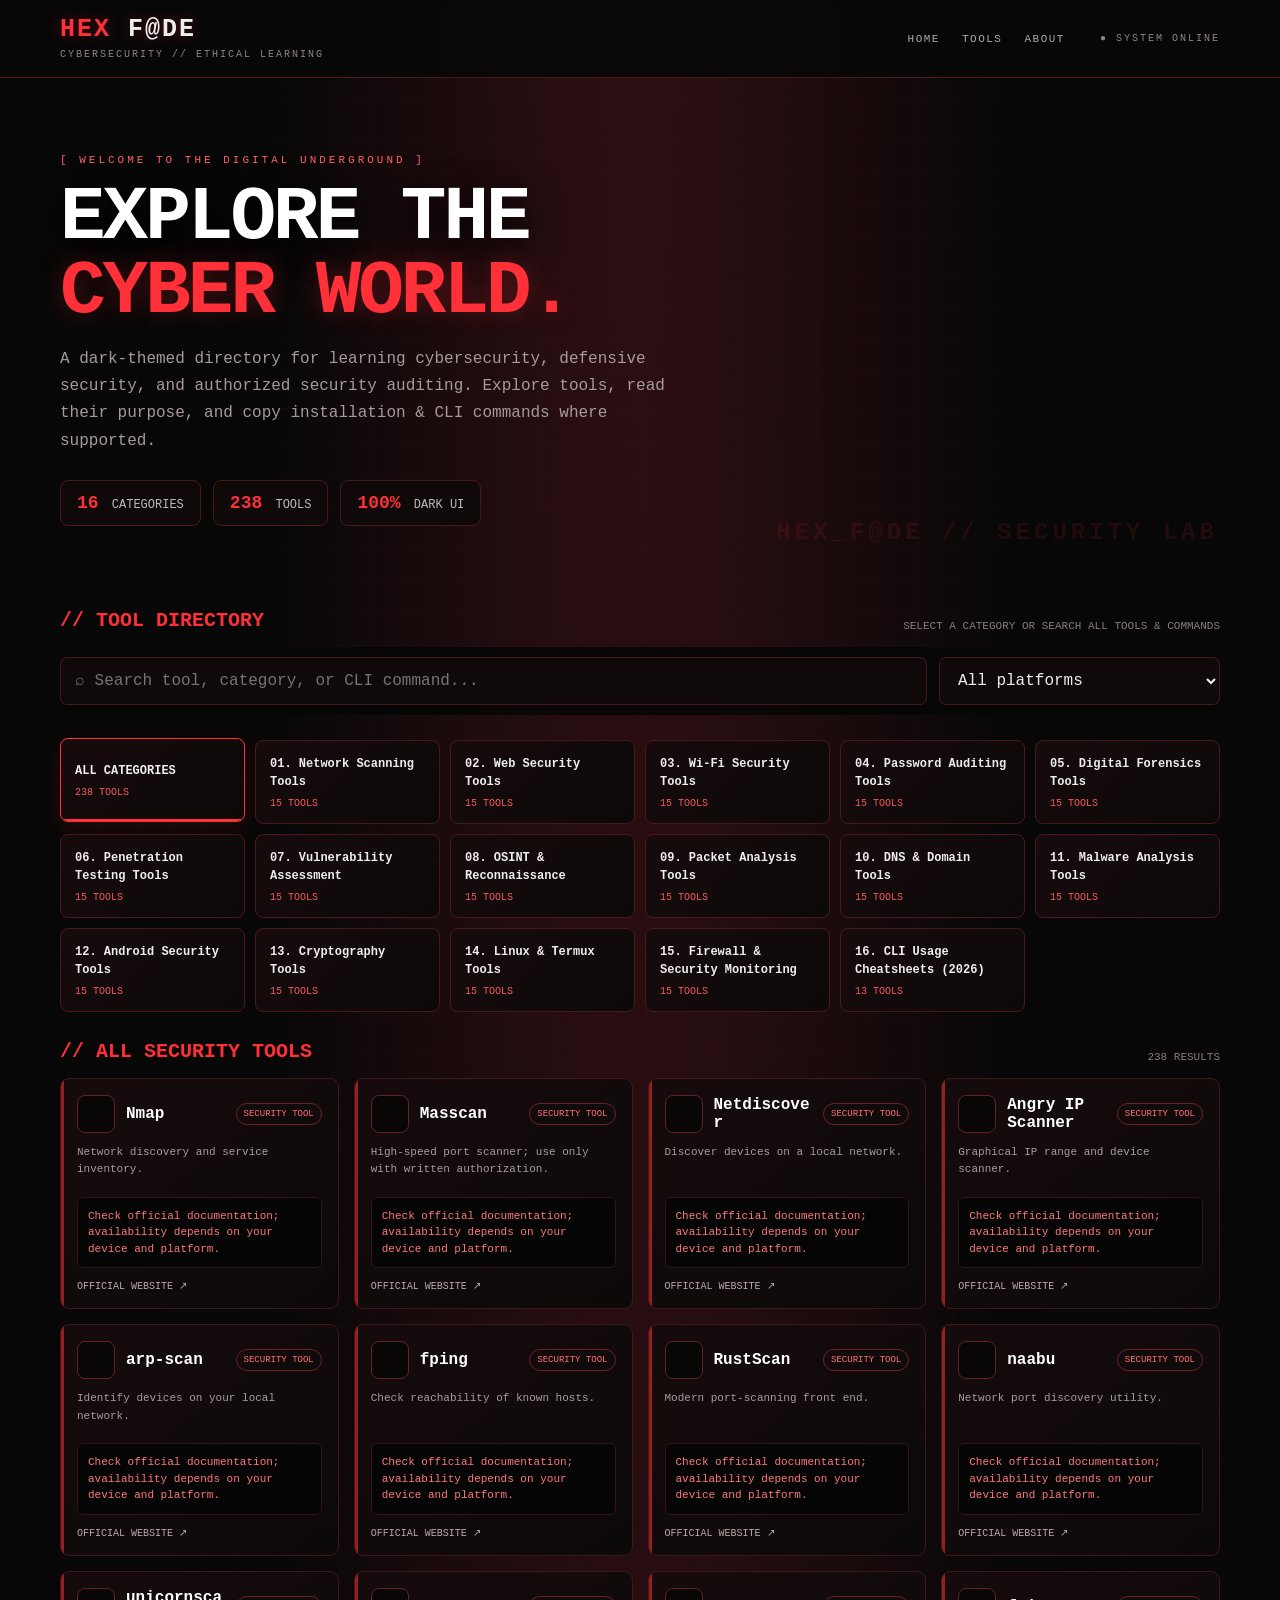
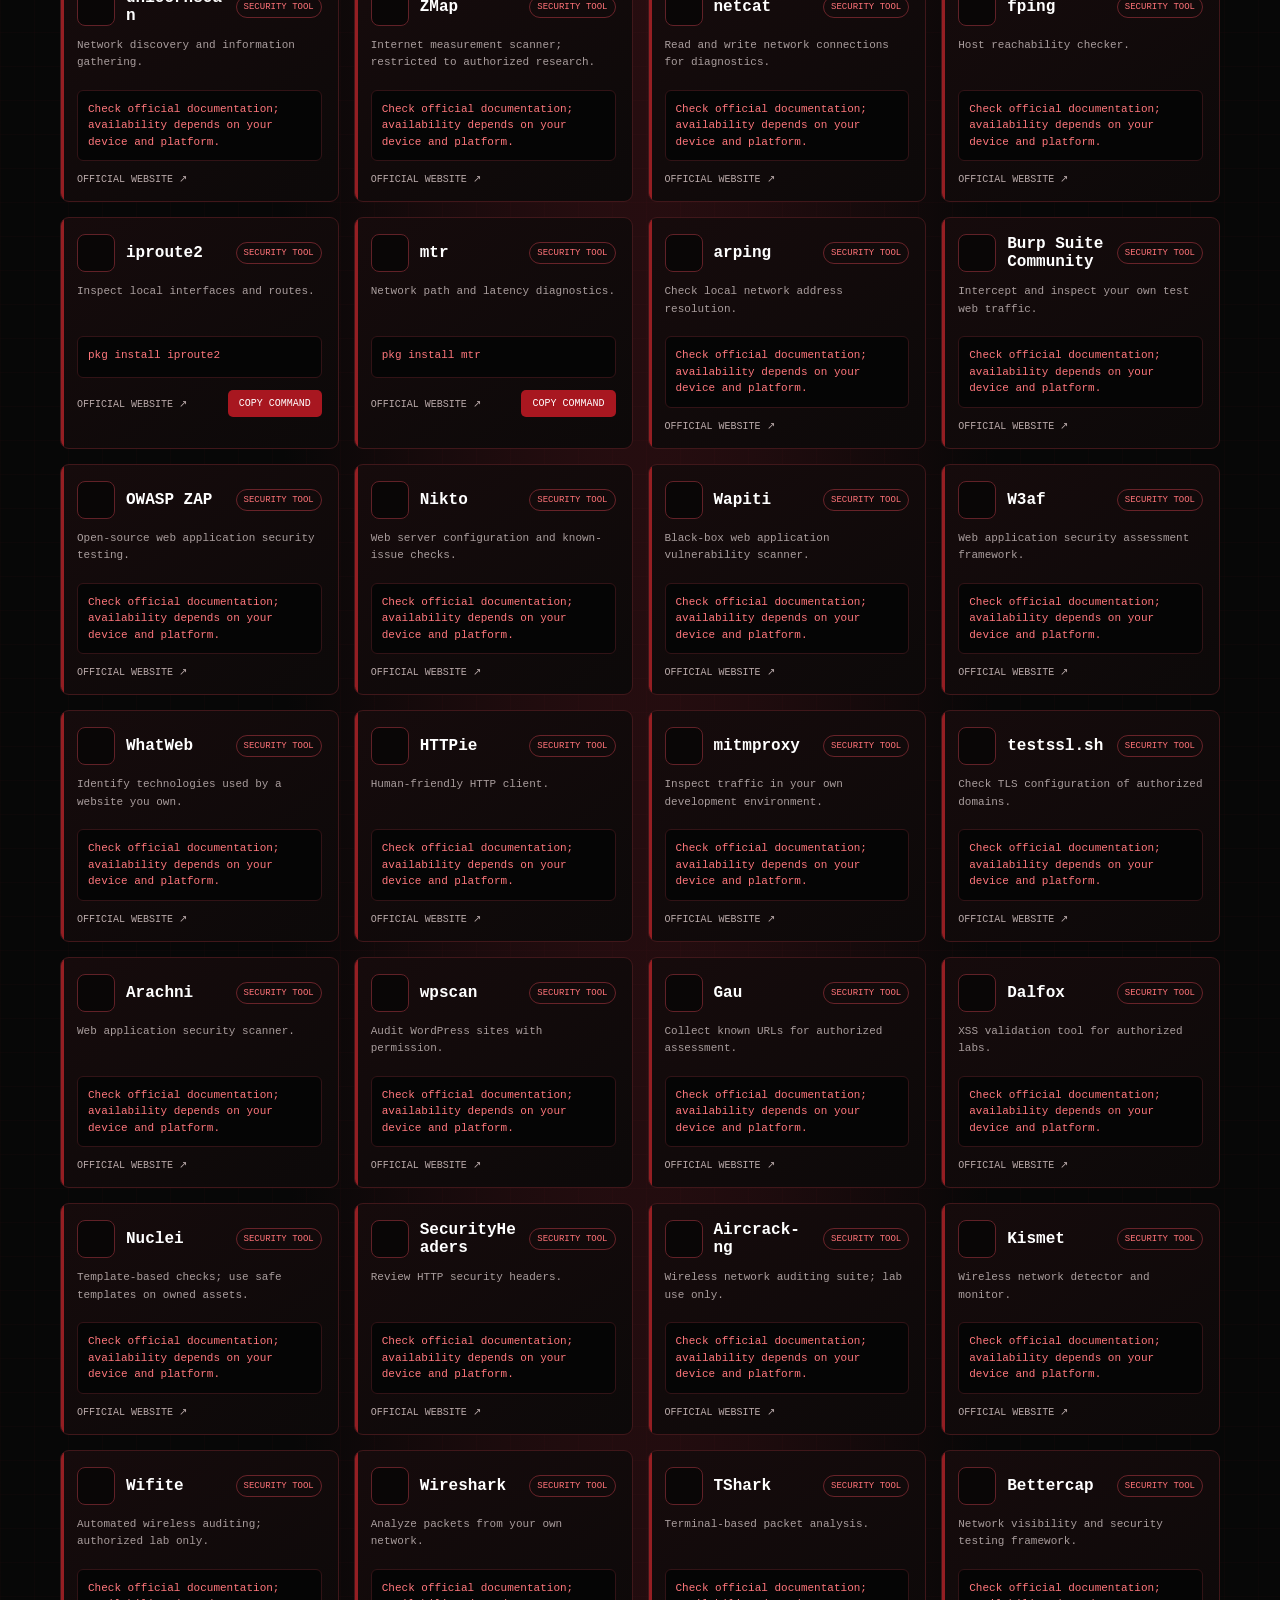
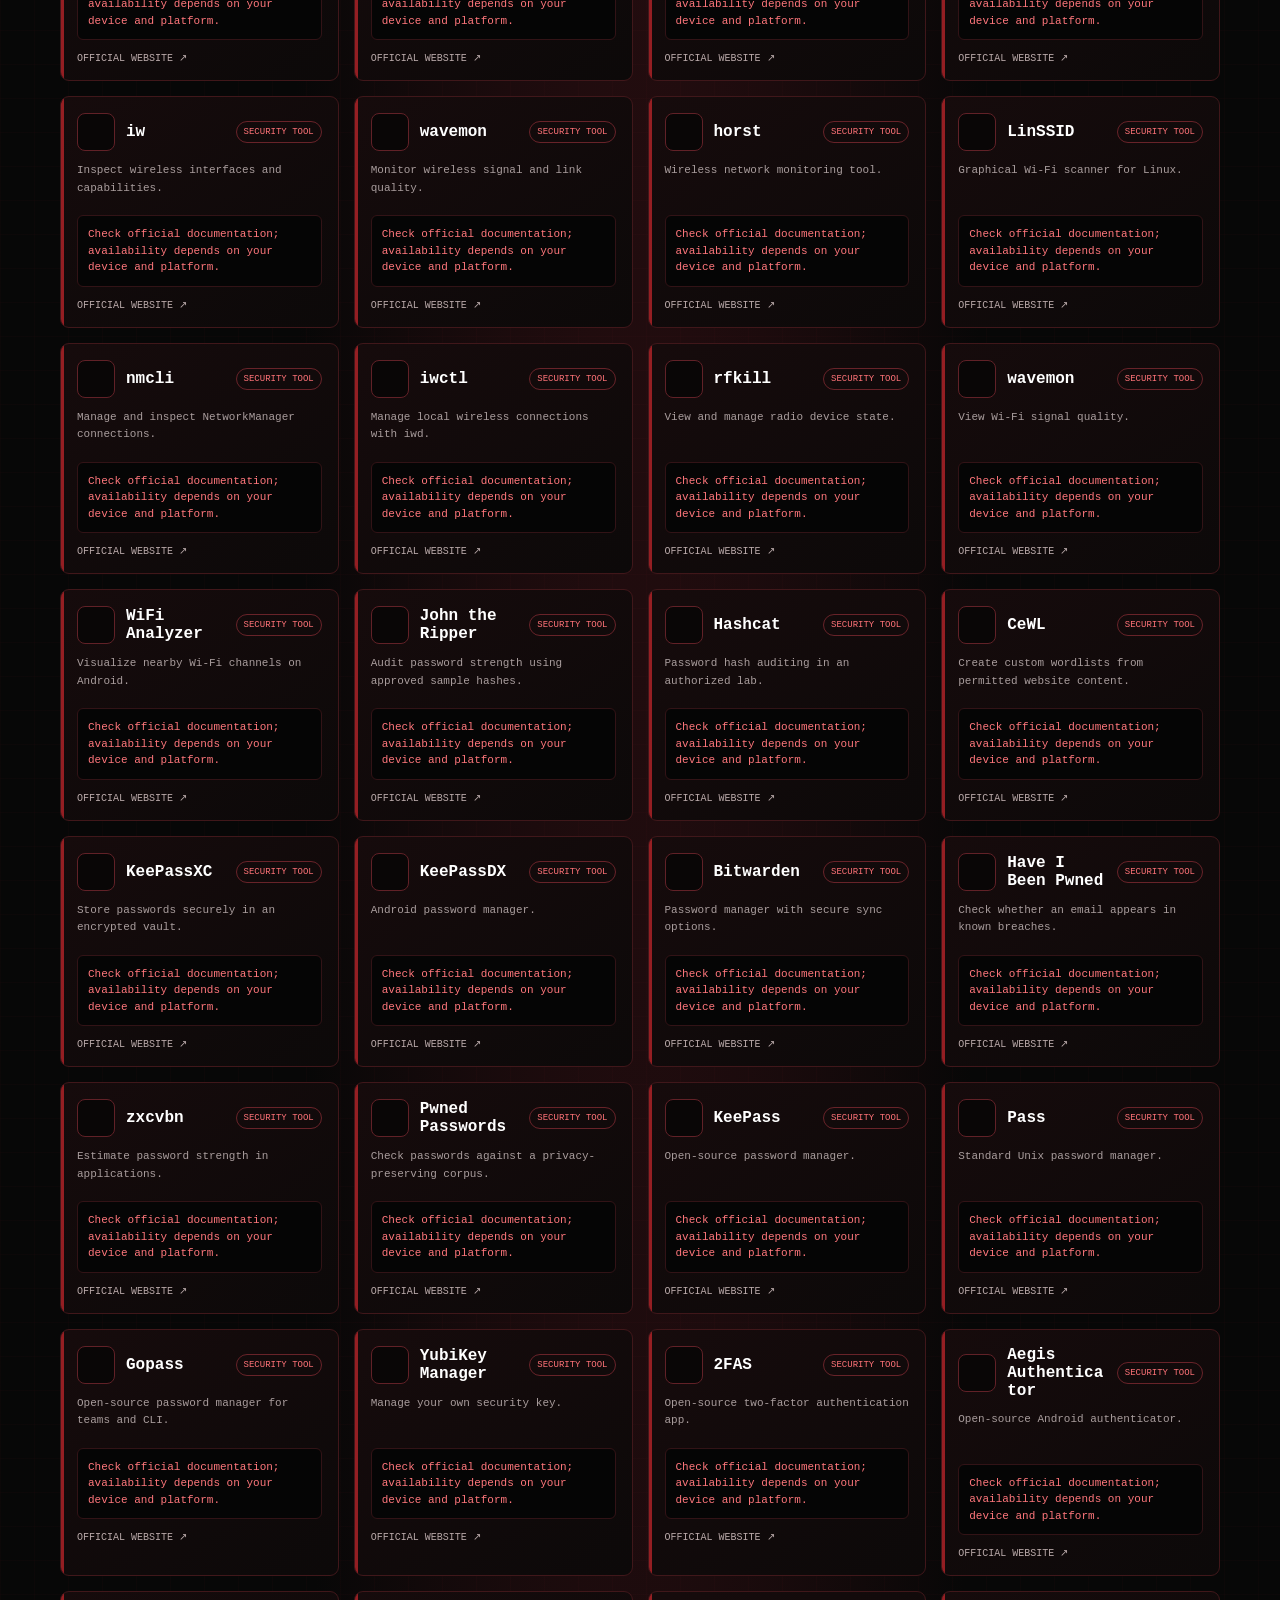
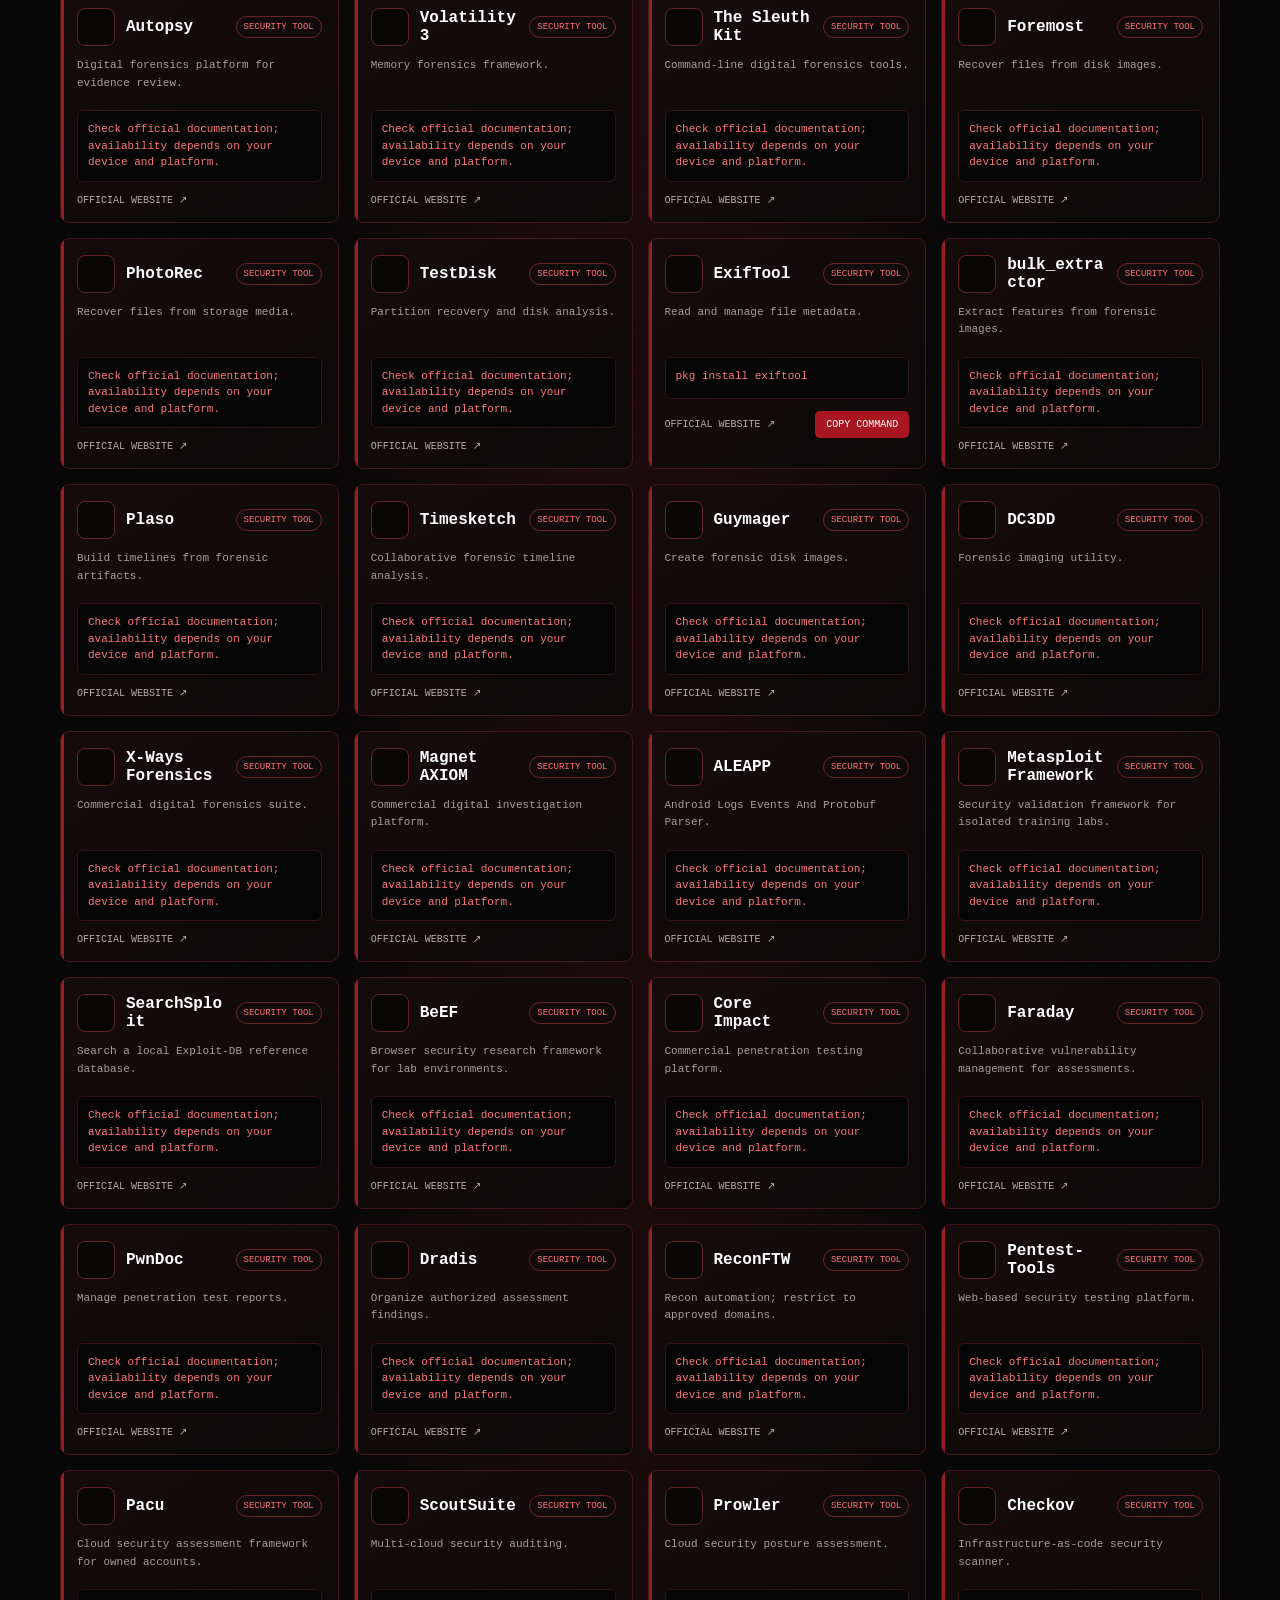
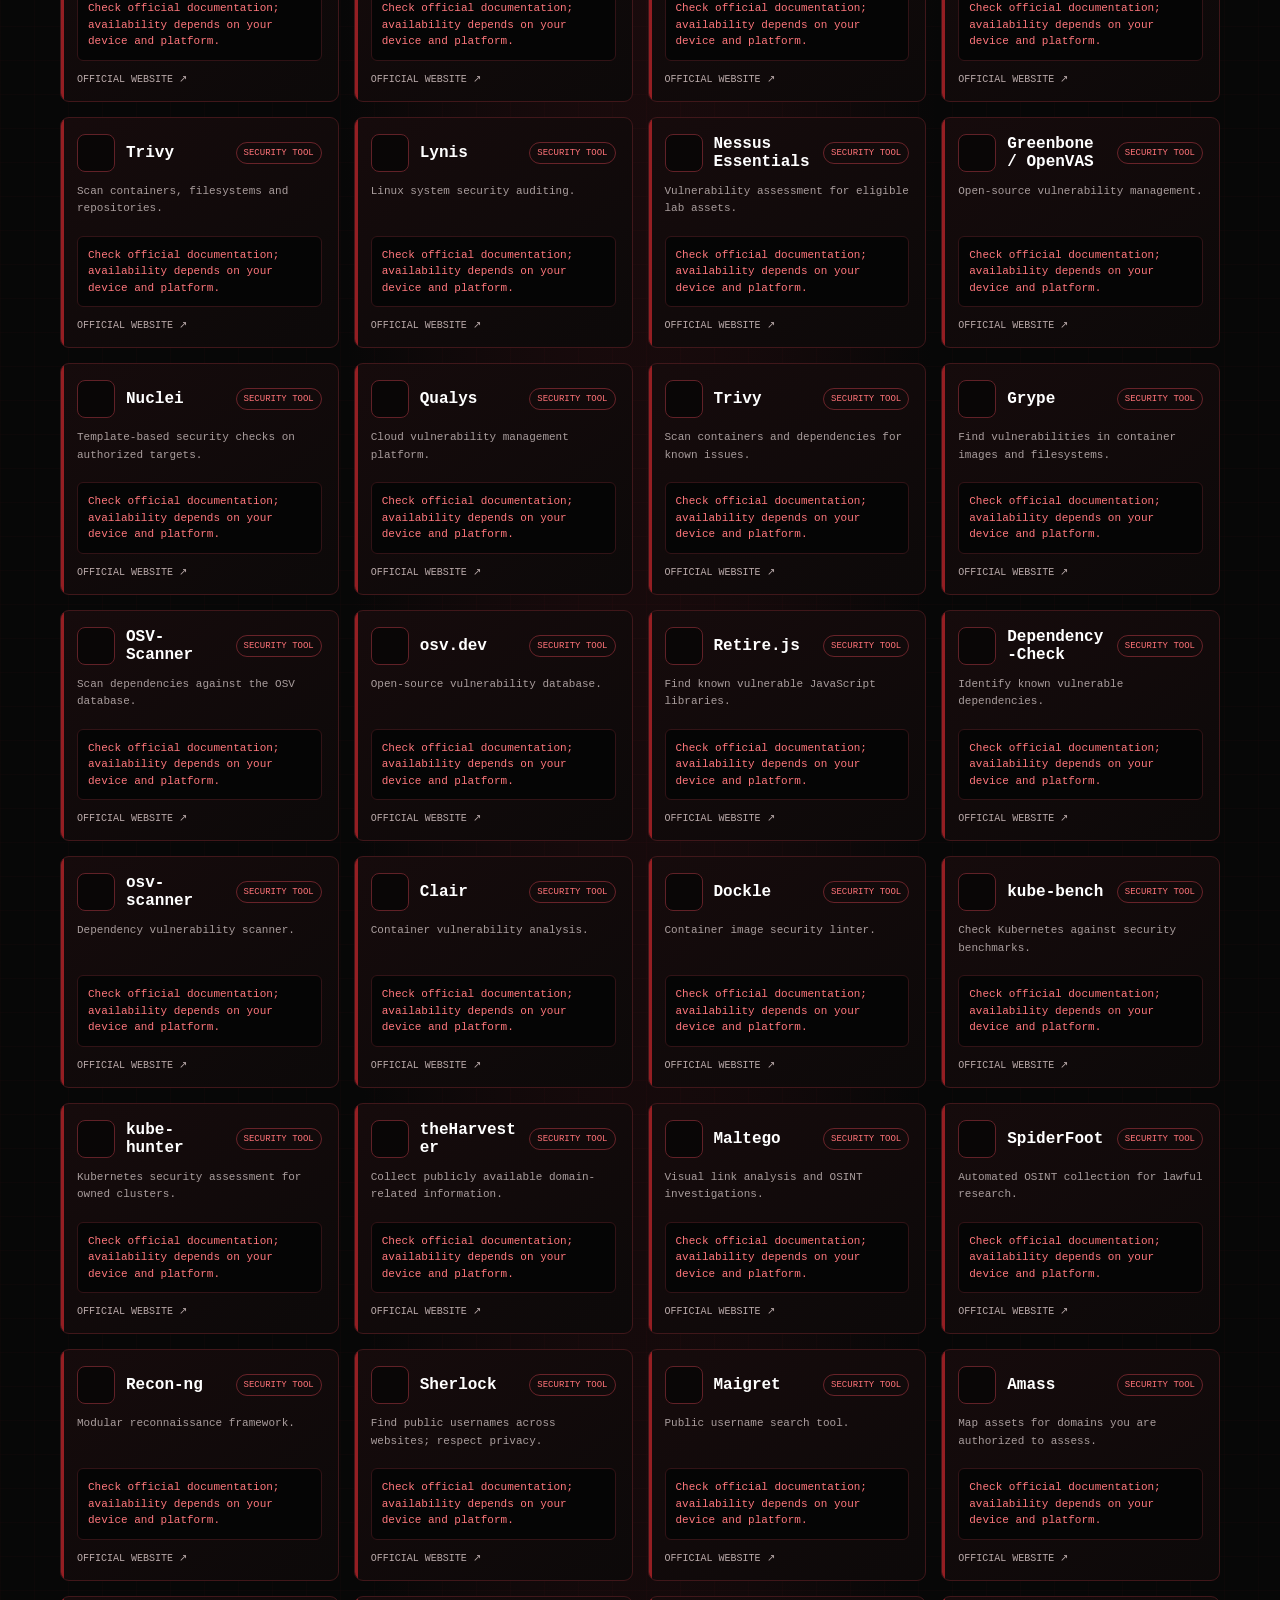
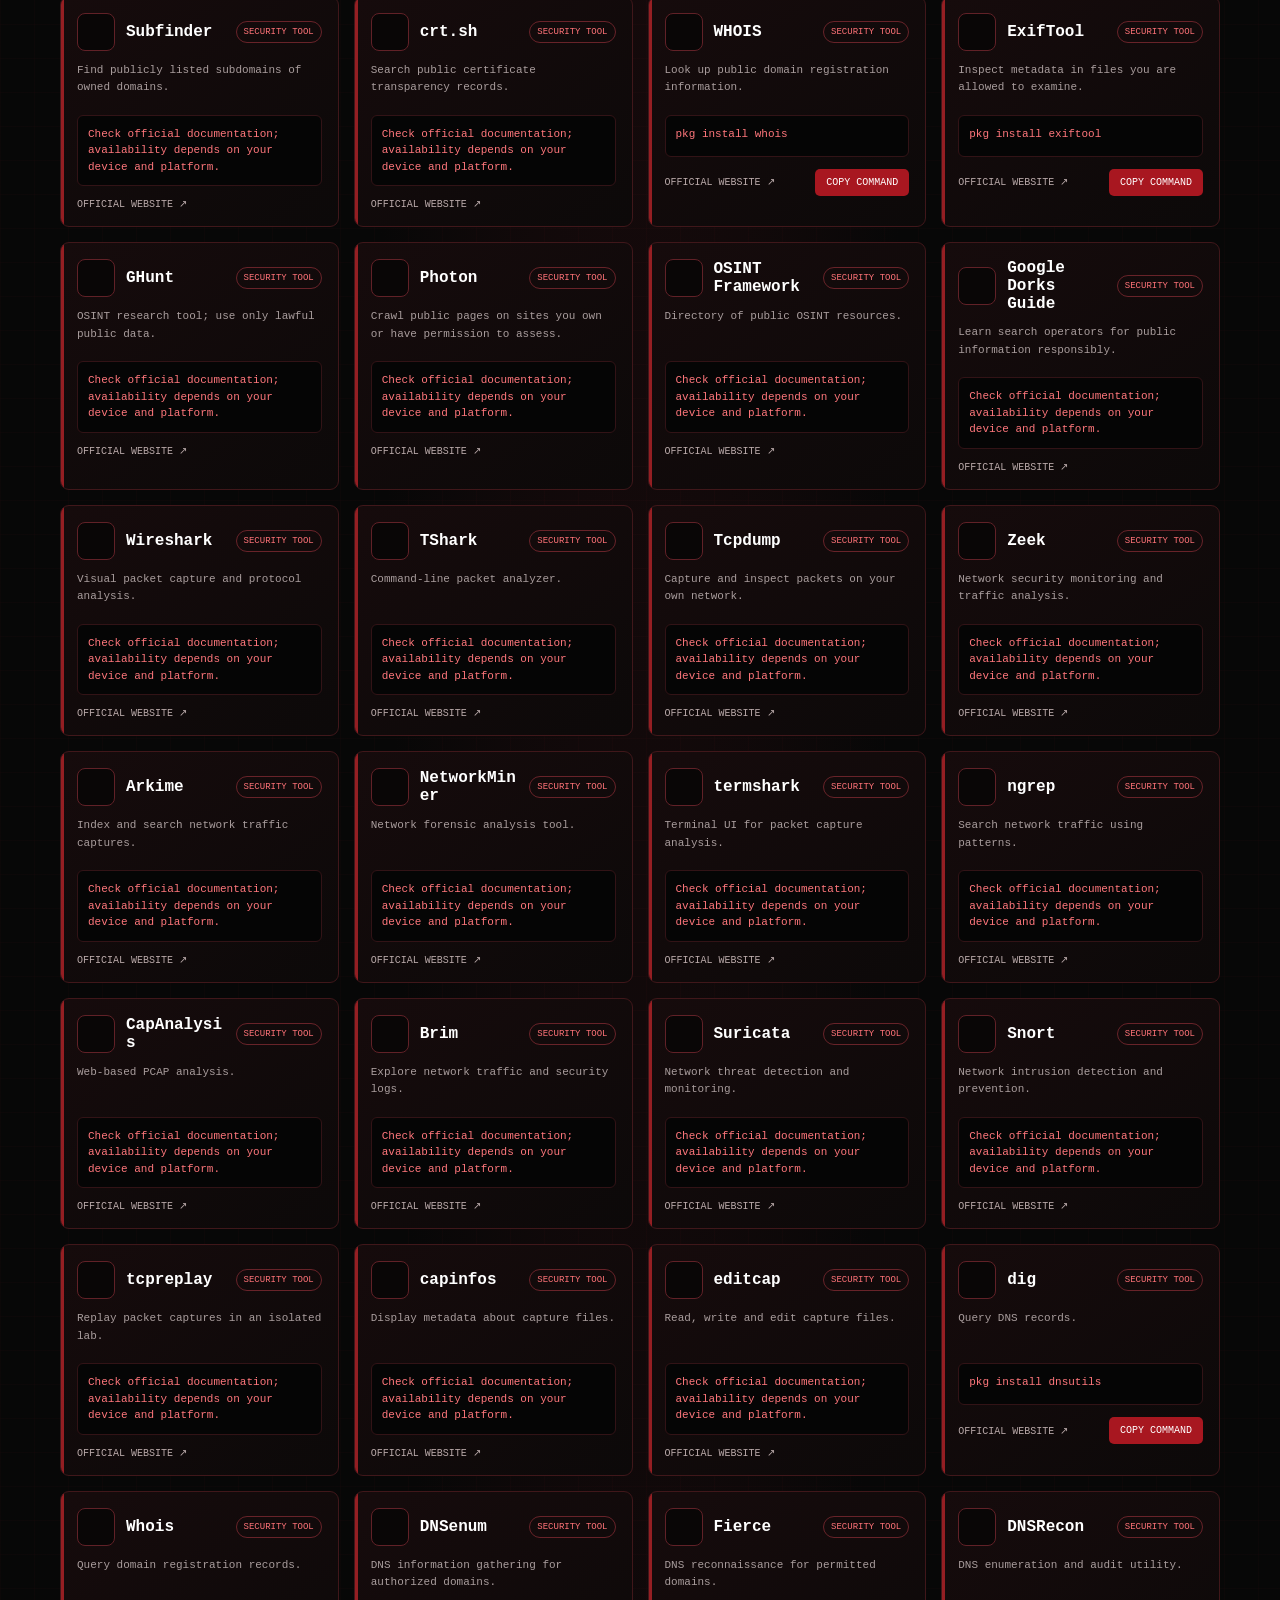
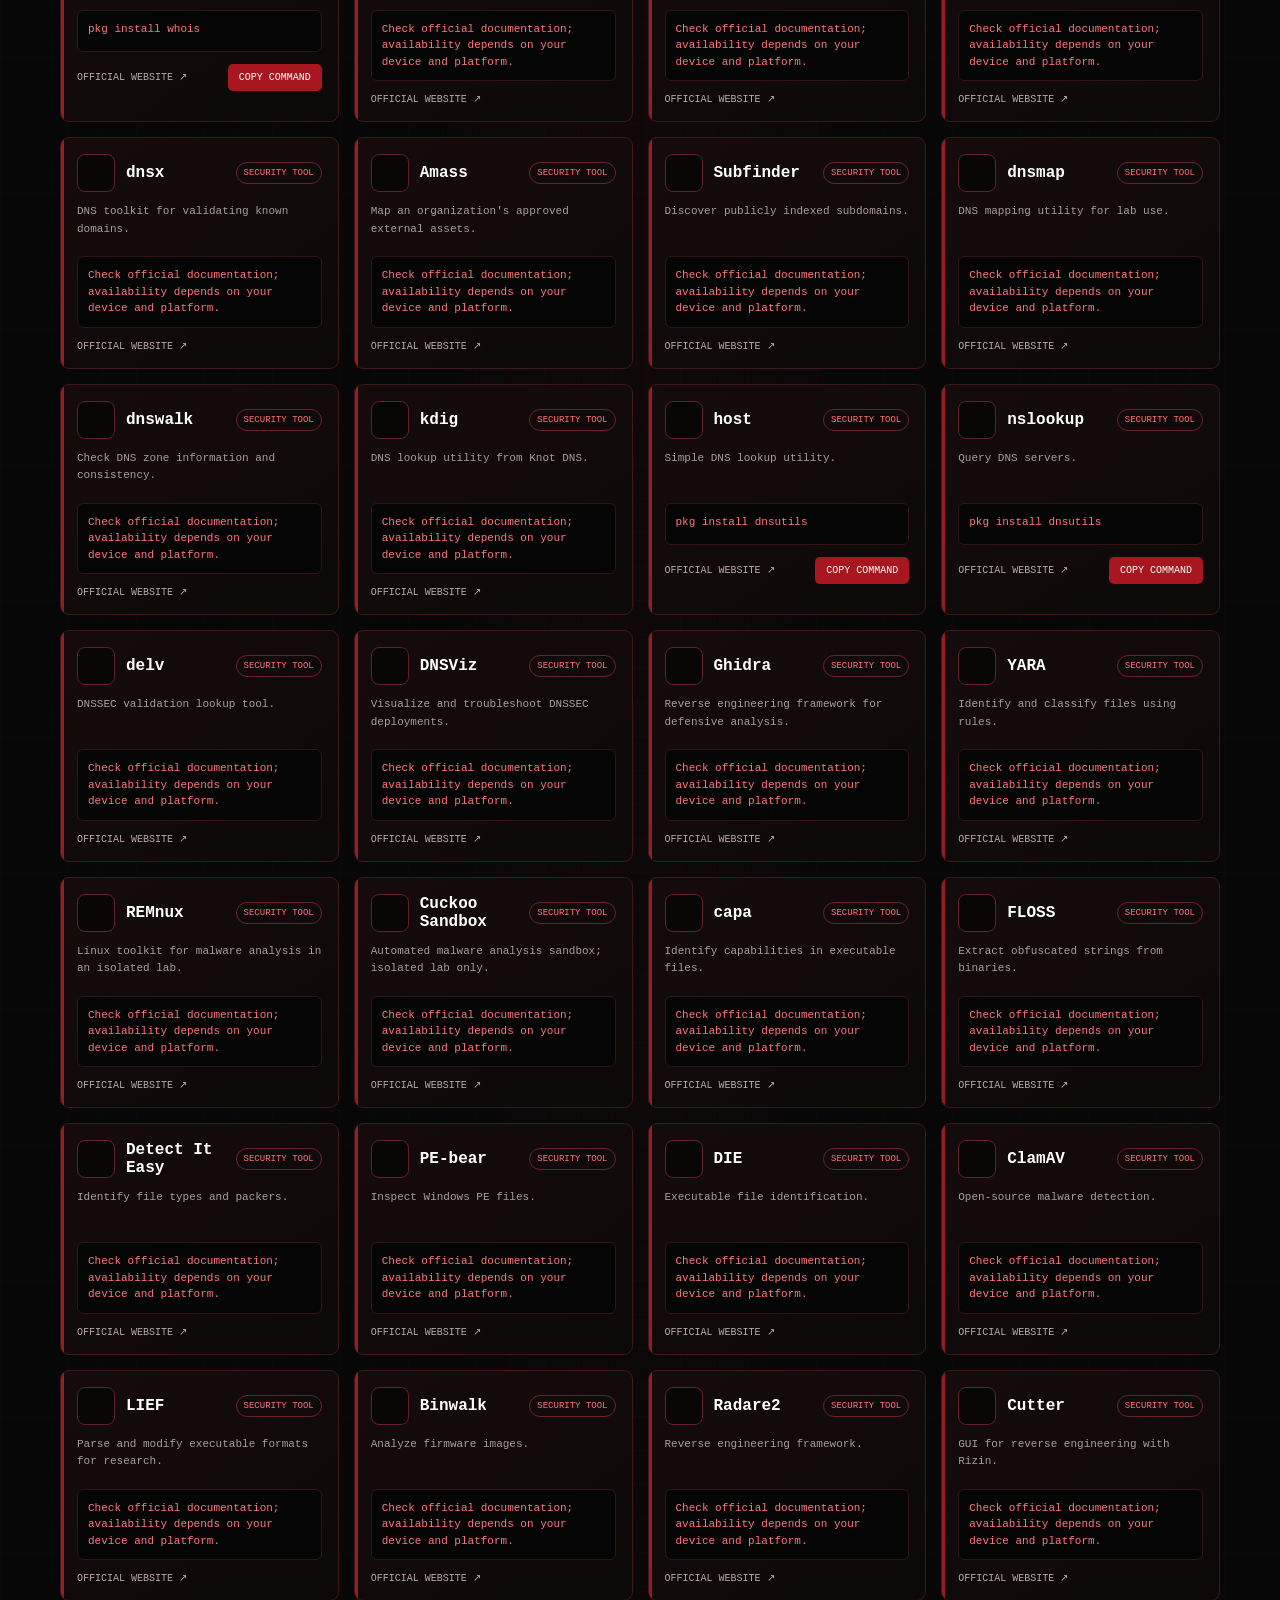
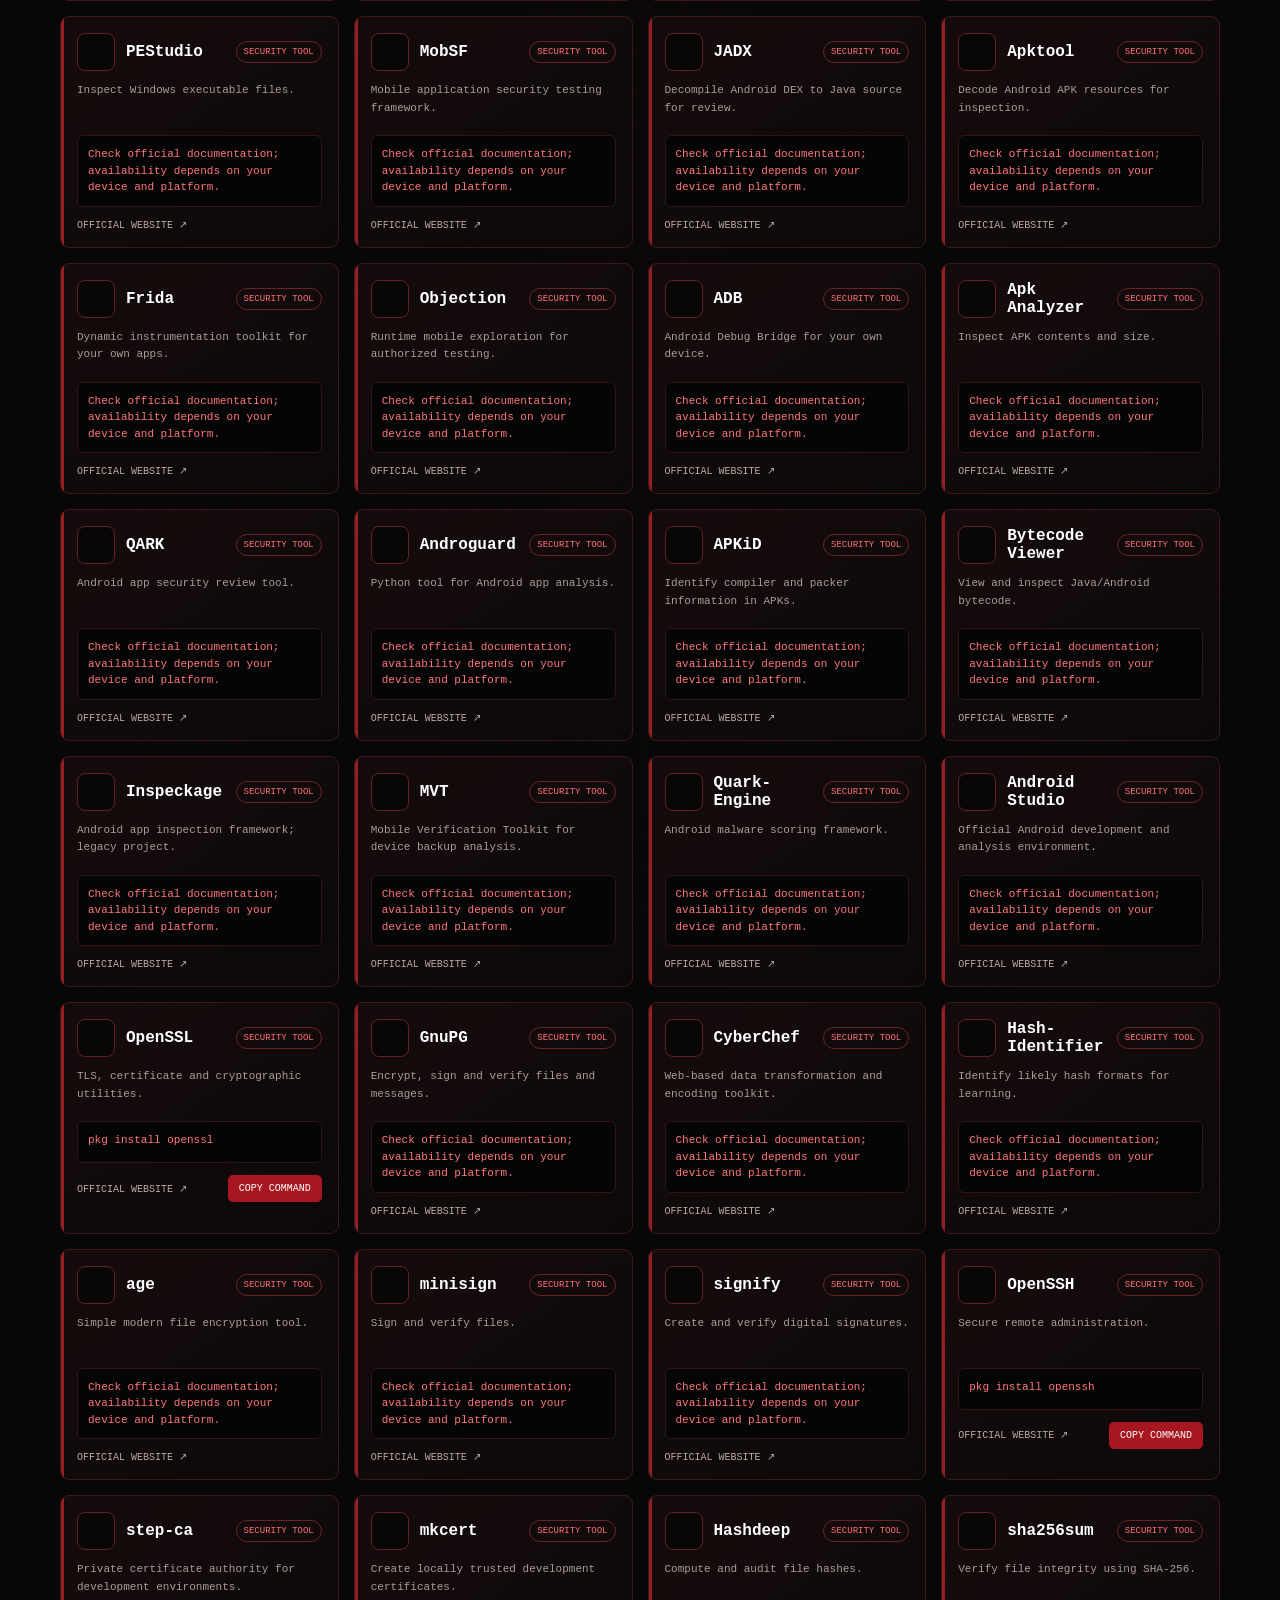
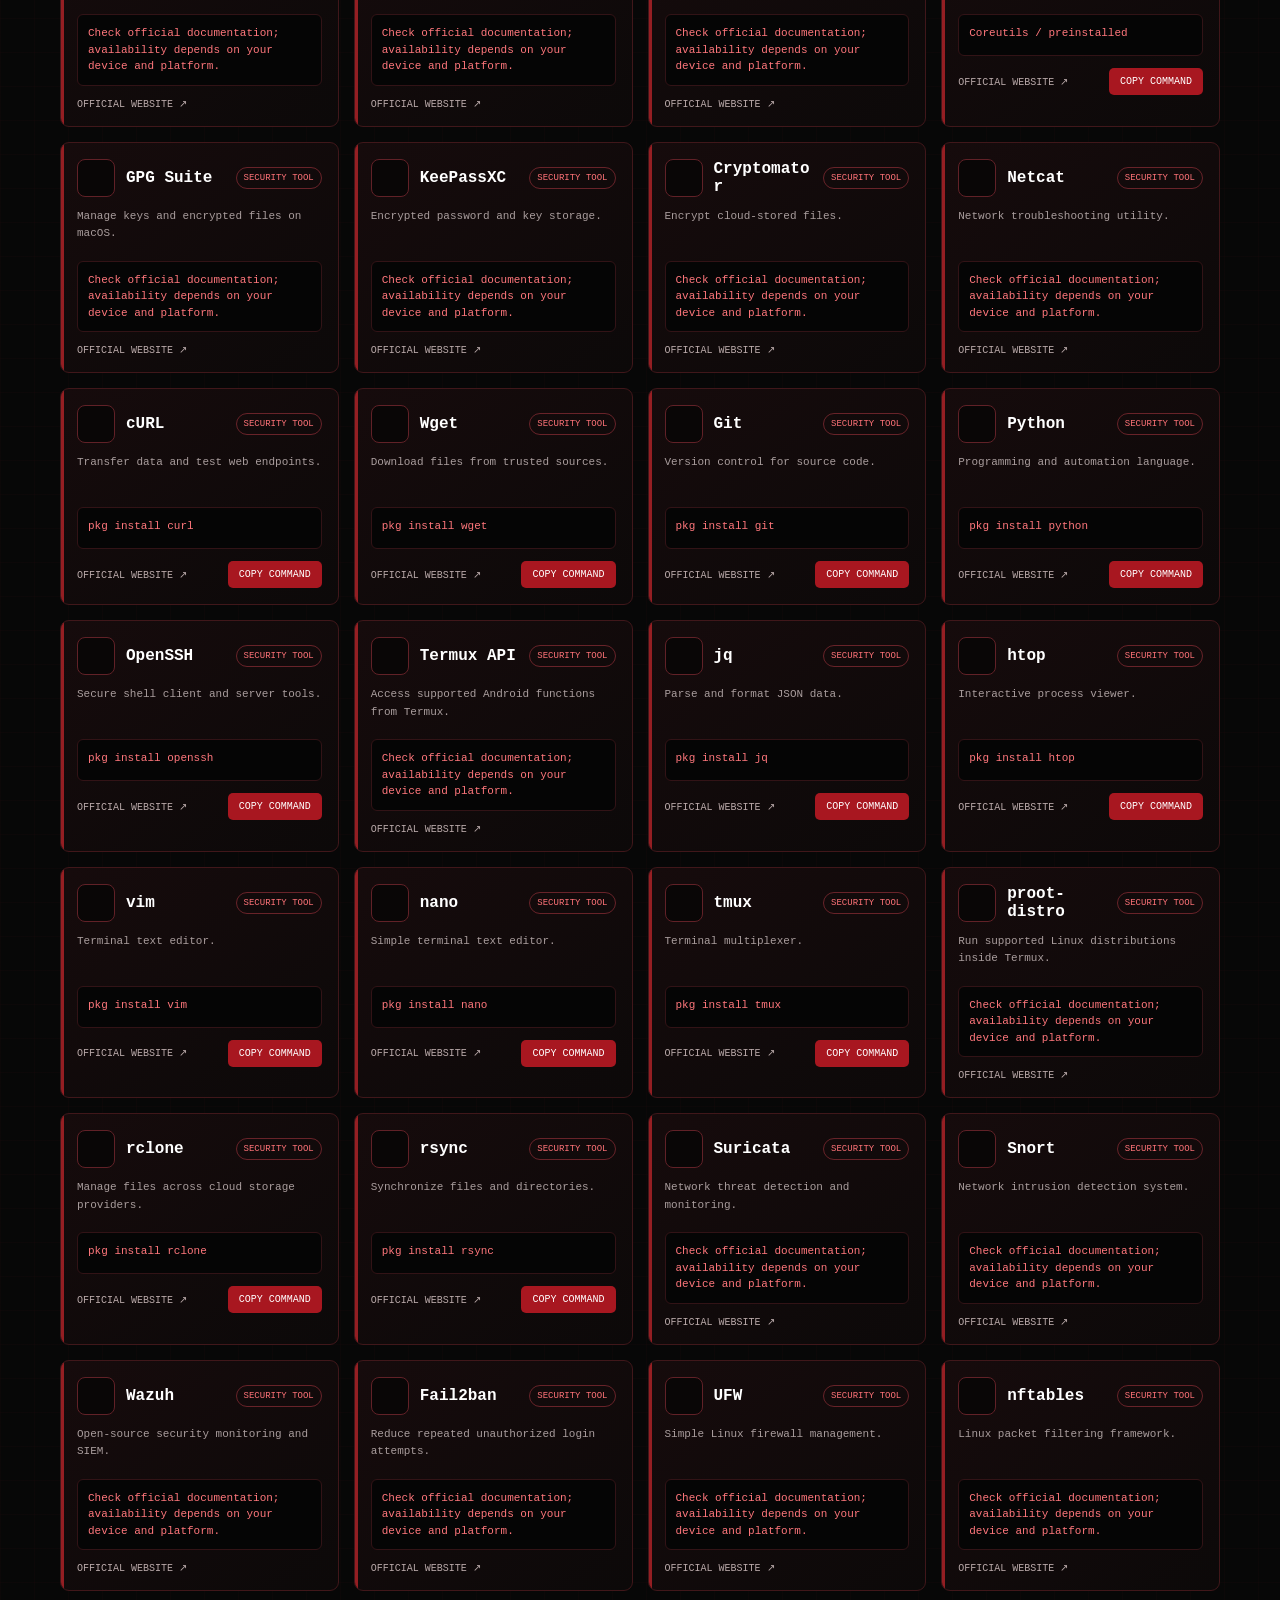
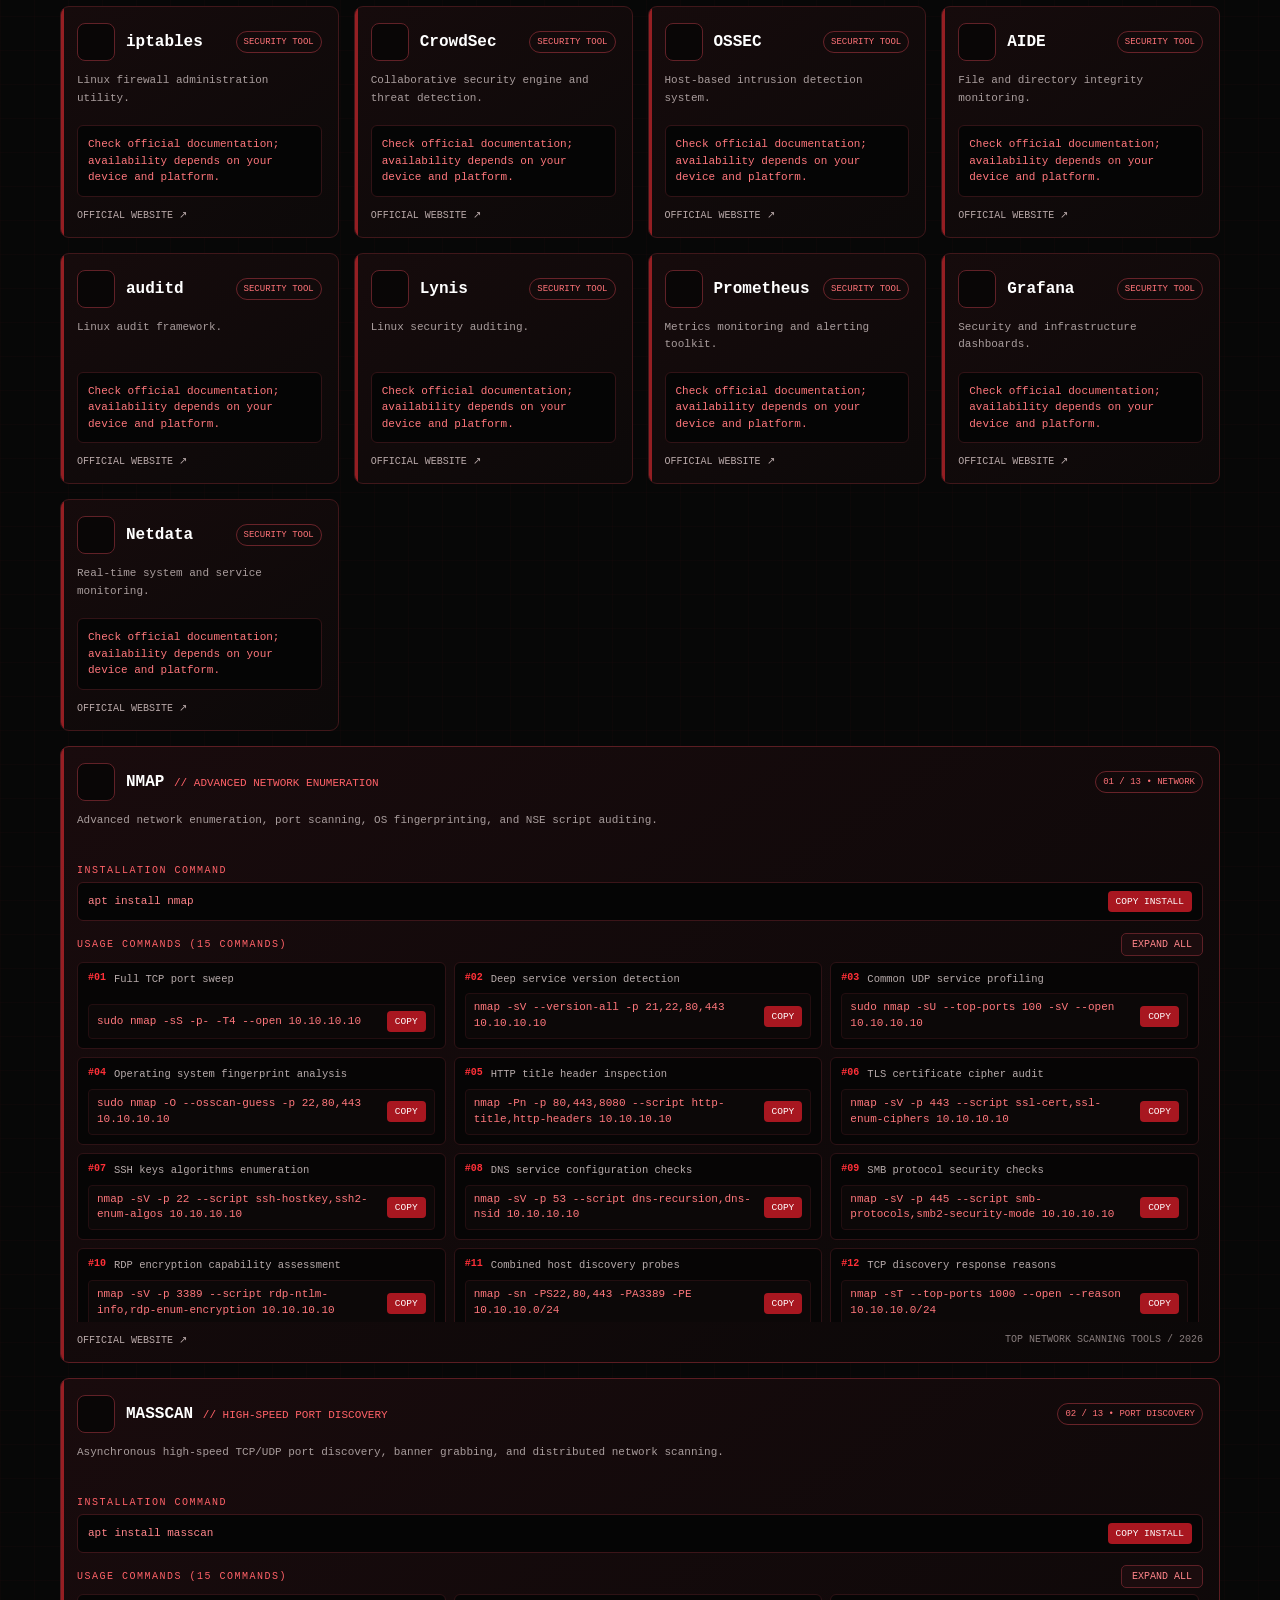
<file: public/index.html>
<!DOCTYPE html>
<html lang="en">
<head>
<meta charset="UTF-8">
<meta name="viewport" content="width=device-width, initial-scale=1.0">
<meta name="theme-color" content="#080808">
<title>HEX F@DE | Cybersecurity Tools</title>
<style>
:root{--bg:#070707;--panel:#100909;--panel2:#160b0b;--red:#ff3038;--red2:#a3131b;--text:#f2eeee;--muted:#a69b9b;--line:#4c171b}
*{box-sizing:border-box}body{margin:0;background:radial-gradient(ellipse at 50% -15%,#351014 0,transparent 42%),var(--bg);color:var(--text);font-family:Consolas,Monaco,"Courier New",monospace}
header{position:sticky;top:0;z-index:5;background:#080808ed;border-bottom:1px solid var(--line);backdrop-filter:blur(10px)}
.nav{max-width:1200px;margin:auto;padding:15px 20px;display:flex;align-items:center;justify-content:space-between;gap:15px}
.logo{font-size:25px;font-weight:900;letter-spacing:2px;color:var(--red);text-shadow:0 0 15px #ff303855}.logo span{color:#eee}
.nav small{color:#8e8585;font-size:10px;letter-spacing:2px}
.hero{max-width:1200px;margin:auto;padding:62px 20px 38px}.tag{color:#ff6268;font-size:11px;letter-spacing:3px}
h1{font-size:clamp(38px,8vw,76px);line-height:.98;margin:15px 0;color:#fff;letter-spacing:-3px}
h1 b{color:var(--red);text-shadow:0 0 25px #ff303844}
.hero p{max-width:650px;color:var(--muted);line-height:1.7}
.stats{display:flex;gap:12px;flex-wrap:wrap;margin-top:25px}.stat{border:1px solid var(--line);background:#100909;padding:12px 16px;border-radius:8px;color:#bbb;font-size:12px}.stat strong{color:var(--red);font-size:18px;margin-right:6px}
main{max-width:1200px;margin:auto;padding:0 20px 55px}
.toolbar{display:flex;gap:12px;flex-wrap:wrap;margin:12px 0 25px}
input,select{background:#100909;border:1px solid var(--line);color:#eee;border-radius:7px;padding:13px 14px;font:inherit;outline:none}
input{flex:1;min-width:220px}select{min-width:190px}input:focus,select:focus{border-color:var(--red);box-shadow:0 0 0 2px #ff303822}
.section-title{display:flex;align-items:end;justify-content:space-between;gap:12px;margin:28px 0 15px}.section-title h2{margin:0;color:var(--red);font-size:20px}.section-title span{color:#887d7d;font-size:11px}
.categories{display:grid;grid-template-columns:repeat(auto-fit,minmax(180px,1fr));gap:10px}
.cat{background:linear-gradient(135deg,#170b0c,#0c0909);border:1px solid var(--line);padding:14px;border-radius:8px;cursor:pointer;text-align:left;color:#eee;transition:.2s;font:inherit}
.cat:hover,.cat.active{border-color:var(--red);transform:translateY(-2px);box-shadow:0 7px 25px #ff1c2720}.cat strong{display:block;font-size:12px;line-height:1.5}.cat small{display:block;color:#f35a60;margin-top:7px;font-size:10px}
.tools{display:grid;grid-template-columns:repeat(auto-fit,minmax(245px,1fr));gap:13px}
.card{background:linear-gradient(145deg,#160b0c,#0c0909);border:1px solid #40171a;border-radius:9px;padding:16px;min-width:0}
.card-top{display:flex;justify-content:space-between;gap:10px;align-items:center}.card h3{margin:0;color:#fff;font-size:16px}.pill{font-size:9px;color:#ff7378;border:1px solid #682329;border-radius:20px;padding:5px 7px;white-space:nowrap}
.card p{color:#a99d9d;font-size:11px;line-height:1.6;min-height:35px}
.command{background:#050505;border:1px solid #321316;border-radius:6px;padding:10px;color:#ff777c;font-size:11px;line-height:1.5;overflow-wrap:anywhere;min-height:42px}
.card-actions{display:flex;justify-content:space-between;align-items:center;gap:8px;margin-top:12px}
button{font:inherit;cursor:pointer}.copy{background:#a81720;color:white;border:0;border-radius:5px;padding:8px 11px;font-size:10px}.copy:hover{background:#e12630}
.official{color:#b9a9a9;text-decoration:none;font-size:10px}.official:hover{color:#ff6268}
.note{margin:22px 0;background:#120b0b;border-left:3px solid var(--red);padding:13px;color:#aa9e9e;font-size:11px;line-height:1.7}
footer{text-align:center;border-top:1px solid #301215;padding:25px;color:#766d6d;font-size:10px;letter-spacing:1px}
.empty{color:#9e9090;padding:25px;text-align:center;border:1px dashed var(--line);border-radius:8px}
@media(max-width:600px){.hero{padding-top:42px}.nav{padding:12px 15px}.nav small{display:none}.section-title{align-items:start;flex-direction:column}.tools{grid-template-columns:1fr}}

/* HEX F@DE visual upgrade */
html{scroll-behavior:smooth;scroll-padding-top:90px}
body{min-height:100vh;background-image:linear-gradient(rgba(255,48,56,.018) 1px,transparent 1px),linear-gradient(90deg,rgba(255,48,56,.018) 1px,transparent 1px),radial-gradient(ellipse at 50% -15%,#351014 0,transparent 42%);background-size:34px 34px,34px 34px,auto}
.nav-links{display:flex;gap:22px;margin-left:auto;margin-right:20px}
.nav-links a{color:#aaa;text-decoration:none;font-size:11px;letter-spacing:1.5px;transition:.2s}
.nav-links a:hover{color:var(--red);text-shadow:0 0 12px #ff303866}
.online{white-space:nowrap}
.hero{padding-top:76px;padding-bottom:55px;position:relative}
.hero:after{content:"HEX_F@DE // SECURITY LAB";position:absolute;right:22px;bottom:35px;color:#ff30381c;font-size:clamp(14px,2vw,24px);font-weight:900;letter-spacing:4px;pointer-events:none}
h1{ text-shadow:0 8px 35px #000 }
.stat{transition:.2s}.stat:hover{border-color:var(--red);transform:translateY(-3px)}
.toolbar{position:sticky;top:70px;z-index:4;padding:10px 0;background:#070707eF;backdrop-filter:blur(10px)}
.categories{margin-bottom:28px}
.cat{position:relative;overflow:hidden;min-height:74px}
.cat:after{content:"";position:absolute;inset:auto 0 0;height:2px;background:var(--red);transform:scaleX(0);transform-origin:left;transition:.2s}
.cat:hover:after,.cat.active:after{transform:scaleX(1)}
.tools{grid-template-columns:repeat(auto-fit,minmax(260px,1fr));gap:15px}
.card{position:relative;overflow:hidden;transition:transform .22s,border-color .22s,box-shadow .22s}
.card:before{content:"";position:absolute;top:0;left:0;width:3px;height:100%;background:var(--red);opacity:.55}
.card:hover{transform:translateY(-4px);border-color:#a92b32;box-shadow:0 12px 30px #0008,0 0 18px #ff303814}
.card-top{justify-content:flex-start;align-items:center}
.tool-identity{display:flex;align-items:center;gap:11px;min-width:0;flex:1}
.tool-logo{width:38px;height:38px;flex:0 0 38px;display:grid;place-items:center;border:1px solid #612127;border-radius:8px;background:#090606;color:#ff6268;font-weight:900;font-size:15px;overflow:hidden}
.tool-logo img{width:24px;height:24px;object-fit:contain}
.card h3{overflow-wrap:anywhere}
.pill{margin-left:auto}
.card p{min-height:42px}
.command{white-space:normal}
.copy:focus-visible,.cat:focus-visible,input:focus-visible,select:focus-visible,a:focus-visible{outline:2px solid #ff6268;outline-offset:3px}
.copy:disabled{opacity:.5;cursor:not-allowed}
.empty{grid-column:1/-1}
.note{border-radius:0 8px 8px 0}
footer{line-height:1.8}

/* CLI Cheatsheet Cards Extension */
.card.cli-card{grid-column:1/-1;background:linear-gradient(145deg,#190b0d,#0b0808);border-color:#5b1d22}
.cli-install-wrap{margin-bottom:12px}
.cli-label{font-size:10px;color:#ff6268;letter-spacing:1.5px;margin-bottom:6px;display:flex;justify-content:space-between;align-items:center;gap:8px;flex-wrap:wrap}
.cli-install-box{display:flex;align-items:center;justify-content:space-between;gap:10px;background:#050505;border:1px solid #3c1519;border-radius:6px;padding:8px 10px}
.cli-install-box code{color:#ff858a;font-size:11px;overflow-wrap:anywhere}
.cli-toggle{background:#1b0c0e;color:#ff858a;border:1px solid #5e2026;border-radius:5px;padding:5px 10px;font-size:10px}
.cli-toggle:hover{border-color:var(--red);color:#fff}
.cli-list{display:grid;grid-template-columns:repeat(auto-fit,minmax(320px,1fr));gap:8px;max-height:360px;overflow-y:auto;padding-right:4px}
.cli-list.expanded{max-height:none}
.cli-item{background:#060505;border:1px solid #2e1215;border-radius:6px;padding:9px 10px;display:flex;flex-direction:column;justify-content:space-between;gap:7px}
.cli-item:hover{border-color:#682329}
.cli-item-head{display:flex;justify-content:space-between;align-items:flex-start;gap:8px}
.cli-num{color:var(--red);font-weight:bold;font-size:10px;flex-shrink:0}
.cli-desc{color:#b7abab;font-size:10.5px;line-height:1.4;flex:1}
.cli-cmd-row{display:flex;align-items:center;justify-content:space-between;gap:8px;background:#0c0808;border:1px solid #230e10;border-radius:4px;padding:6px 8px}
.cli-cmd-row code{color:#ff777c;font-size:11px;line-height:1.45;overflow-wrap:anywhere;word-break:break-word}
.cli-copy{background:#a81720;color:#fff;border:0;border-radius:4px;padding:5px 8px;font-size:9.5px;white-space:nowrap;flex-shrink:0}
.cli-copy:hover{background:#e12630}

@media(max-width:700px){.nav{flex-wrap:wrap}.nav-links{order:3;width:100%;justify-content:center;margin:8px 0 0;padding-top:10px;border-top:1px solid #291013}.nav-links a{font-size:10px}.online{font-size:9px}.hero{padding-top:48px}.hero:after{display:none}.toolbar{top:95px}.tools{grid-template-columns:1fr}.cli-list{grid-template-columns:1fr}}
@media(max-width:390px){.nav small{font-size:8px;letter-spacing:1px}.logo{font-size:21px}.toolbar input{min-width:100%}.toolbar select{width:100%}.tools{grid-template-columns:minmax(0,1fr)}.cli-install-box,.cli-cmd-row{flex-direction:column;align-items:stretch}.cli-copy{text-align:center}}
</style>
</head>
<body>
<header><div class="nav"><div><div class="logo">HEX <span>F@DE</span></div><small>CYBERSECURITY // ETHICAL LEARNING</small></div><nav class="nav-links"><a href="#home">HOME</a><a href="#directory">TOOLS</a><a href="#about">ABOUT</a></nav><small class="online">● SYSTEM ONLINE</small></div></header>
<section class="hero" id="home">
 <div class="tag">[ WELCOME TO THE DIGITAL UNDERGROUND ]</div>
 <h1>EXPLORE THE<br><b>CYBER WORLD.</b></h1>
 <p>A dark-themed directory for learning cybersecurity, defensive security, and authorized security auditing. Explore tools, read their purpose, and copy installation &amp; CLI commands where supported.</p>
 <div class="stats"><div class="stat"><strong id="categoryTotal">16</strong> CATEGORIES</div><div class="stat"><strong id="toolTotal">238</strong> TOOLS</div><div class="stat"><strong>100%</strong> DARK UI</div></div>
</section>
<main id="directory">
 <div class="section-title"><h2>// TOOL DIRECTORY</h2><span>SELECT A CATEGORY OR SEARCH ALL TOOLS &amp; COMMANDS</span></div>
 <div class="toolbar"><input id="search" type="search" placeholder="⌕ Search tool, category, or CLI command..."><select id="platform"><option value="all">All platforms</option><option value="termux">Termux-friendly commands</option><option value="linux">Linux / Kali commands</option></select></div>
 <div class="categories" id="categories"></div>
 <div class="section-title"><h2 id="listTitle">// ALL SECURITY TOOLS</h2><span id="count">238 RESULTS</span></div>
 <div class="tools" id="tools"></div>
 <div class="note" id="about"><b>IMPORTANT:</b> Tool support and package names can change. Some desktop tools do not run directly on Android/Termux. Verify each tool's official documentation before installing. Use security tools only on systems you own or have explicit permission to test. This directory does not provide attack instructions.</div>
</main>
<footer>HEX F@DE // LEARN • EXPLORE • SECURE<br><br>© 2026 HEX F@DE — CYBERSECURITY TOOLS DIRECTORY</footer>
<script>
const raw = [
["01. Network Scanning Tools",[
["Nmap","Network discovery and service inventory.","pkg install nmap","https://nmap.org/"],
["Masscan","High-speed port scanner; use only with written authorization.","apt install masscan","https://github.com/robertdavidgraham/masscan"],
["Netdiscover","Discover devices on a local network.","apt install netdiscover","https://github.com/netdiscover-scanner/netdiscover"],
["Angry IP Scanner","Graphical IP range and device scanner.","Desktop installer required","https://angryip.org/"],
[" arp-scan","Identify devices on your local network.","apt install arp-scan","https://github.com/royhills/arp-scan"],
["fping","Check reachability of known hosts.","apt install fping","https://fping.org/"],
["RustScan","Modern port-scanning front end.","Official install guide","https://github.com/RustScan/RustScan"],
[" naabu","Network port discovery utility.","Official install guide","https://github.com/projectdiscovery/naabu"],
["unicornscan","Network discovery and information gathering.","apt install unicornscan","https://github.com/foofus/unicornscan"],
["ZMap","Internet measurement scanner; restricted to authorized research.","apt install zmap","https://zmap.io/"],
["netcat","Read and write network connections for diagnostics.","pkg install netcat-openbsd","https://nmap.org/ncat/"],
["fping","Host reachability checker.","apt install fping","https://fping.org/"],
["iproute2","Inspect local interfaces and routes.","pkg install iproute2","https://www.kernel.org/"],
["mtr","Network path and latency diagnostics.","pkg install mtr","https://www.bitwizard.nl/mtr/"],
["arping","Check local network address resolution.","apt install arping","https://github.com/ThomasHabets/arping"]
]],
["02. Web Security Tools",[
["Burp Suite Community","Intercept and inspect your own test web traffic.","Desktop installer required","https://portswigger.net/burp/communitydownload"],
["OWASP ZAP","Open-source web application security testing.","Official install guide","https://www.zaproxy.org/"],
["Nikto","Web server configuration and known-issue checks.","apt install nikto","https://github.com/sullo/nikto"],
["Wapiti","Black-box web application vulnerability scanner.","pip install wapiti3","https://wapiti.sourceforge.io/"],
["W3af","Web application security assessment framework.","Official install guide","https://github.com/andresriancho/w3af"],
["WhatWeb","Identify technologies used by a website you own.","apt install whatweb","https://github.com/urbanadventurer/WhatWeb"],
["HTTPie","Human-friendly HTTP client.","pip install httpie","https://httpie.io/"],
[" mitmproxy","Inspect traffic in your own development environment.","pip install mitmproxy","https://mitmproxy.org/"],
[" testssl.sh","Check TLS configuration of authorized domains.","git clone https://github.com/testssl/testssl.sh.git","https://testssl.sh/"],
["Arachni","Web application security scanner.","Official install guide","https://github.com/Arachni/arachni"],
[" wpscan","Audit WordPress sites with permission.","gem install wpscan","https://wpscan.com/"],
["Gau","Collect known URLs for authorized assessment.","go install github.com/lc/gau/v2/cmd/gau@latest","https://github.com/lc/gau"],
["Dalfox","XSS validation tool for authorized labs.","go install github.com/hahwul/dalfox/v2@latest","https://github.com/hahwul/dalfox"],
["Nuclei","Template-based checks; use safe templates on owned assets.","go install -v github.com/projectdiscovery/nuclei/v3/cmd/nuclei@latest","https://github.com/projectdiscovery/nuclei"],
["SecurityHeaders","Review HTTP security headers.","Browser-based website","https://securityheaders.com/"]
]],
["03. Wi-Fi Security Tools",[
["Aircrack-ng","Wireless network auditing suite; lab use only.","apt install aircrack-ng","https://www.aircrack-ng.org/"],
["Kismet","Wireless network detector and monitor.","apt install kismet","https://www.kismetwireless.net/"],
["Wifite","Automated wireless auditing; authorized lab only.","Official install guide","https://github.com/derv82/wifite2"],
["Wireshark","Analyze packets from your own network.","apt install wireshark","https://www.wireshark.org/"],
["TShark","Terminal-based packet analysis.","apt install tshark","https://www.wireshark.org/docs/man-pages/tshark.html"],
["Bettercap","Network visibility and security testing framework.","Official install guide","https://www.bettercap.org/"],
[" iw","Inspect wireless interfaces and capabilities.","pkg install iw","https://wireless.wiki.kernel.org/"],
["wavemon","Monitor wireless signal and link quality.","apt install wavemon","https://github.com/uoaerg/wavemon"],
[" horst","Wireless network monitoring tool.","Official install guide","https://github.com/br101/horst"],
["LinSSID","Graphical Wi-Fi scanner for Linux.","Official install guide","https://sourceforge.net/projects/linssid/"],
["nmcli","Manage and inspect NetworkManager connections.","apt install network-manager","https://networkmanager.dev/"],
["iwctl","Manage local wireless connections with iwd.","apt install iwd","https://iwd.wiki.kernel.org/"],
["rfkill","View and manage radio device state.","pkg install rfkill","https://man7.org/linux/man-pages/man8/rfkill.8.html"],
["wavemon","View Wi-Fi signal quality.","apt install wavemon","https://github.com/uoaerg/wavemon"],
["WiFi Analyzer","Visualize nearby Wi-Fi channels on Android.","Android app","https://play.google.com/store/search?q=wifi%20analyzer&c=apps"]
]],
["04. Password Auditing Tools",[
["John the Ripper","Audit password strength using approved sample hashes.","apt install john","https://www.openwall.com/john/"],
["Hashcat","Password hash auditing in an authorized lab.","apt install hashcat","https://hashcat.net/hashcat/"],
["CeWL","Create custom wordlists from permitted website content.","apt install cewl","https://github.com/digininja/CeWL"],
["KeePassXC","Store passwords securely in an encrypted vault.","apt install keepassxc","https://keepassxc.org/"],
["KeePassDX","Android password manager.","Android app","https://www.keepassdx.com/"],
["Bitwarden","Password manager with secure sync options.","Android app / official installer","https://bitwarden.com/"],
["Have I Been Pwned","Check whether an email appears in known breaches.","Browser-based website","https://haveibeenpwned.com/"],
["zxcvbn","Estimate password strength in applications.","npm install zxcvbn","https://github.com/dropbox/zxcvbn"],
["Pwned Passwords","Check passwords against a privacy-preserving corpus.","API / web service","https://haveibeenpwned.com/Passwords"],
["KeePass","Open-source password manager.","Official installer","https://keepass.info/"],
["Pass","Standard Unix password manager.","apt install pass","https://www.passwordstore.org/"],
["Gopass","Open-source password manager for teams and CLI.","Official install guide","https://www.gopass.pw/"],
["YubiKey Manager","Manage your own security key.","Official installer","https://developers.yubico.com/yubikey-manager/"],
["2FAS","Open-source two-factor authentication app.","Android app","https://2fas.com/"],
["Aegis Authenticator","Open-source Android authenticator.","Android app","https://getaegis.app/"]
]],
["05. Digital Forensics Tools",[
["Autopsy","Digital forensics platform for evidence review.","Official installer","https://www.autopsy.com/"],
["Volatility 3","Memory forensics framework.","pip install volatility3","https://github.com/volatilityfoundation/volatility3"],
["The Sleuth Kit","Command-line digital forensics tools.","apt install sleuthkit","https://www.sleuthkit.org/"],
["Foremost","Recover files from disk images.","apt install foremost","https://github.com/korczis/foremost"],
["PhotoRec","Recover files from storage media.","apt install testdisk","https://www.cgsecurity.org/"],
["TestDisk","Partition recovery and disk analysis.","apt install testdisk","https://www.cgsecurity.org/"],
["ExifTool","Read and manage file metadata.","pkg install exiftool","https://exiftool.org/"],
[" bulk_extractor","Extract features from forensic images.","Official install guide","https://github.com/simsong/bulk_extractor"],
["Plaso","Build timelines from forensic artifacts.","Official install guide","https://github.com/log2timeline/plaso"],
["Timesketch","Collaborative forensic timeline analysis.","Official install guide","https://github.com/google/timesketch"],
["Guymager","Create forensic disk images.","apt install guymager","https://guymager.sourceforge.io/"],
["DC3DD","Forensic imaging utility.","apt install dc3dd","https://sourceforge.net/projects/dc3dd/"],
["X-Ways Forensics","Commercial digital forensics suite.","Commercial installer","https://www.x-ways.net/"],
["Magnet AXIOM","Commercial digital investigation platform.","Commercial installer","https://www.magnetforensics.com/"],
["ALEAPP","Android Logs Events And Protobuf Parser.","Official install guide","https://github.com/abrignoni/ALEAPP"]
]],
["06. Penetration Testing Tools",[
["Metasploit Framework","Security validation framework for isolated training labs.","Official install guide","https://www.metasploit.com/"],
["SearchSploit","Search a local Exploit-DB reference database.","apt install exploitdb","https://www.exploit-db.com/searchsploit"],
["BeEF","Browser security research framework for lab environments.","Official install guide","https://beefproject.com/"],
["Core Impact","Commercial penetration testing platform.","Commercial installer","https://www.coresecurity.com/"],
["Faraday","Collaborative vulnerability management for assessments.","Official install guide","https://github.com/infobyte/faraday"],
["PwnDoc","Manage penetration test reports.","Official install guide","https://github.com/pwndoc/pwndoc"],
["Dradis","Organize authorized assessment findings.","Official install guide","https://dradis.com/"],
["ReconFTW","Recon automation; restrict to approved domains.","Official install guide","https://github.com/six2dez/reconftw"],
["Pentest-Tools","Web-based security testing platform.","Web service","https://pentest-tools.com/"],
["Pacu","Cloud security assessment framework for owned accounts.","Official install guide","https://github.com/RhinoSecurityLabs/pacu"],
["ScoutSuite","Multi-cloud security auditing.","pip install scoutsuite","https://github.com/nccgroup/ScoutSuite"],
["Prowler","Cloud security posture assessment.","pip install prowler","https://prowler.com/"],
["Checkov","Infrastructure-as-code security scanner.","pip install checkov","https://www.checkov.io/"],
["Trivy","Scan containers, filesystems and repositories.","Official install guide","https://trivy.dev/"],
["Lynis","Linux system security auditing.","apt install lynis","https://cisofy.com/lynis/"]
]],
["07. Vulnerability Assessment",[
["Nessus Essentials","Vulnerability assessment for eligible lab assets.","Official installer","https://www.tenable.com/products/nessus"],
["Greenbone / OpenVAS","Open-source vulnerability management.","Official install guide","https://greenbone.net/"],
["Nuclei","Template-based security checks on authorized targets.","go install -v github.com/projectdiscovery/nuclei/v3/cmd/nuclei@latest","https://github.com/projectdiscovery/nuclei"],
["Qualys","Cloud vulnerability management platform.","Web service","https://www.qualys.com/"],
["Trivy","Scan containers and dependencies for known issues.","Official install guide","https://trivy.dev/"],
["Grype","Find vulnerabilities in container images and filesystems.","Official install guide","https://github.com/anchore/grype"],
["OSV-Scanner","Scan dependencies against the OSV database.","Official install guide","https://github.com/google/osv-scanner"],
[" osv.dev","Open-source vulnerability database.","Web service","https://osv.dev/"],
["Retire.js","Find known vulnerable JavaScript libraries.","npm install -g retire","https://retirejs.github.io/retire.js/"],
["Dependency-Check","Identify known vulnerable dependencies.","Official install guide","https://owasp.org/www-project-dependency-check/"],
[" osv-scanner","Dependency vulnerability scanner.","Official install guide","https://github.com/google/osv-scanner"],
["Clair","Container vulnerability analysis.","Official install guide","https://github.com/quay/clair"],
["Dockle","Container image security linter.","Official install guide","https://github.com/goodwithtech/dockle"],
[" kube-bench","Check Kubernetes against security benchmarks.","Official install guide","https://github.com/aquasecurity/kube-bench"],
[" kube-hunter","Kubernetes security assessment for owned clusters.","Official install guide","https://github.com/aquasecurity/kube-hunter"]
]],
["08. OSINT & Reconnaissance",[
["theHarvester","Collect publicly available domain-related information.","Official install guide","https://github.com/laramies/theHarvester"],
["Maltego","Visual link analysis and OSINT investigations.","Desktop installer","https://www.maltego.com/"],
["SpiderFoot","Automated OSINT collection for lawful research.","Official install guide","https://github.com/smicallef/spiderfoot"],
["Recon-ng","Modular reconnaissance framework.","Official install guide","https://github.com/lanmaster53/recon-ng"],
["Sherlock","Find public usernames across websites; respect privacy.","Official install guide","https://github.com/sherlock-project/sherlock"],
["Maigret","Public username search tool.","Official install guide","https://github.com/soxoj/maigret"],
["Amass","Map assets for domains you are authorized to assess.","Official install guide","https://github.com/owasp-amass/amass"],
["Subfinder","Find publicly listed subdomains of owned domains.","go install github.com/projectdiscovery/subfinder/v2/cmd/subfinder@latest","https://github.com/projectdiscovery/subfinder"],
[" crt.sh","Search public certificate transparency records.","Browser-based website","https://crt.sh/"],
["WHOIS","Look up public domain registration information.","pkg install whois","https://www.iana.org/whois"],
["ExifTool","Inspect metadata in files you are allowed to examine.","pkg install exiftool","https://exiftool.org/"],
["GHunt","OSINT research tool; use only lawful public data.","Official install guide","https://github.com/mxrch/GHunt"],
["Photon","Crawl public pages on sites you own or have permission to assess.","Official install guide","https://github.com/s0md3v/Photon"],
["OSINT Framework","Directory of public OSINT resources.","Browser-based website","https://osintframework.com/"],
["Google Dorks Guide","Learn search operators for public information responsibly.","Browser-based guide","https://www.google.com/"]
]],
["09. Packet Analysis Tools",[
["Wireshark","Visual packet capture and protocol analysis.","apt install wireshark","https://www.wireshark.org/"],
["TShark","Command-line packet analyzer.","apt install tshark","https://www.wireshark.org/docs/man-pages/tshark.html"],
["Tcpdump","Capture and inspect packets on your own network.","pkg install tcpdump","https://www.tcpdump.org/"],
["Zeek","Network security monitoring and traffic analysis.","Official install guide","https://zeek.org/"],
["Arkime","Index and search network traffic captures.","Official install guide","https://arkime.com/"],
["NetworkMiner","Network forensic analysis tool.","Official installer","https://www.netresec.com/"],
[" termshark","Terminal UI for packet capture analysis.","Official install guide","https://github.com/gcla/termshark"],
["ngrep","Search network traffic using patterns.","apt install ngrep","https://github.com/jpr5/ngrep"],
["CapAnalysis","Web-based PCAP analysis.","Official install guide","https://github.com/caesar0301/Network-Analysis"],
["Brim","Explore network traffic and security logs.","Official installer","https://www.brimdata.io/"],
["Suricata","Network threat detection and monitoring.","apt install suricata","https://suricata.io/"],
["Snort","Network intrusion detection and prevention.","apt install snort","https://www.snort.org/"],
["tcpreplay","Replay packet captures in an isolated lab.","apt install tcpreplay","https://tcpreplay.appneta.com/"],
["capinfos","Display metadata about capture files.","apt install wireshark-common","https://www.wireshark.org/"],
["editcap","Read, write and edit capture files.","apt install wireshark-common","https://www.wireshark.org/"]
]],
["10. DNS & Domain Tools",[
["dig","Query DNS records.","pkg install dnsutils","https://www.isc.org/bind/"],
["Whois","Query domain registration records.","pkg install whois","https://www.iana.org/whois"],
["DNSenum","DNS information gathering for authorized domains.","apt install dnsenum","https://github.com/fwaeytens/dnsenum"],
["Fierce","DNS reconnaissance for permitted domains.","Official install guide","https://github.com/mschwager/fierce"],
["DNSRecon","DNS enumeration and audit utility.","Official install guide","https://github.com/darkoperator/dnsrecon"],
["dnsx","DNS toolkit for validating known domains.","go install -v github.com/projectdiscovery/dnsx/cmd/dnsx@latest","https://github.com/projectdiscovery/dnsx"],
["Amass","Map an organization's approved external assets.","Official install guide","https://github.com/owasp-amass/amass"],
["Subfinder","Discover publicly indexed subdomains.","go install github.com/projectdiscovery/subfinder/v2/cmd/subfinder@latest","https://github.com/projectdiscovery/subfinder"],
["dnsmap","DNS mapping utility for lab use.","apt install dnsmap","https://github.com/makefu/dnsmap"],
["dnswalk","Check DNS zone information and consistency.","apt install dnswalk","https://github.com/davebarr/dnswalk"],
["kdig","DNS lookup utility from Knot DNS.","apt install knot-dnsutils","https://www.knot-dns.cz/"],
["host","Simple DNS lookup utility.","pkg install dnsutils","https://manpages.debian.org/host"],
["nslookup","Query DNS servers.","pkg install dnsutils","https://www.ibm.com/docs/"],
["delv","DNSSEC validation lookup tool.","apt install bind9-dnsutils","https://www.isc.org/bind/"],
["DNSViz","Visualize and troubleshoot DNSSEC deployments.","Browser-based website","https://dnsviz.net/"]
]],
["11. Malware Analysis Tools",[
["Ghidra","Reverse engineering framework for defensive analysis.","Official installer","https://ghidra-sre.org/"],
["YARA","Identify and classify files using rules.","apt install yara","https://virustotal.github.io/yara/"],
["REMnux","Linux toolkit for malware analysis in an isolated lab.","Official install guide","https://remnux.org/"],
["Cuckoo Sandbox","Automated malware analysis sandbox; isolated lab only.","Official install guide","https://cuckoosandbox.org/"],
[" capa","Identify capabilities in executable files.","Official install guide","https://github.com/mandiant/capa"],
["FLOSS","Extract obfuscated strings from binaries.","Official install guide","https://github.com/mandiant/flare-floss"],
["Detect It Easy","Identify file types and packers.","Official installer","https://github.com/horsicq/Detect-It-Easy"],
["PE-bear","Inspect Windows PE files.","Official installer","https://github.com/hasherezade/pe-bear"],
["DIE","Executable file identification.","Official installer","https://github.com/horsicq/Detect-It-Easy"],
["ClamAV","Open-source malware detection.","pkg install clamav","https://www.clamav.net/"],
["LIEF","Parse and modify executable formats for research.","pip install lief","https://lief.re/"],
["Binwalk","Analyze firmware images.","apt install binwalk","https://github.com/ReFirmLabs/binwalk"],
["Radare2","Reverse engineering framework.","pkg install radare2","https://rada.re/"],
["Cutter","GUI for reverse engineering with Rizin.","Official installer","https://cutter.re/"],
["PEStudio","Inspect Windows executable files.","Official installer","https://www.winitor.com/"]
]],
["12. Android Security Tools",[
["MobSF","Mobile application security testing framework.","Official install guide","https://mobsf.github.io/docs/"],
["JADX","Decompile Android DEX to Java source for review.","Official installer","https://github.com/skylot/jadx"],
["Apktool","Decode Android APK resources for inspection.","Official install guide","https://apktool.org/"],
["Frida","Dynamic instrumentation toolkit for your own apps.","Official install guide","https://frida.re/"],
["Objection","Runtime mobile exploration for authorized testing.","pip install objection","https://github.com/sensepost/objection"],
["ADB","Android Debug Bridge for your own device.","pkg install android-tools","https://developer.android.com/tools/adb"],
["Apk Analyzer","Inspect APK contents and size.","Android Studio","https://developer.android.com/studio"],
["QARK","Android app security review tool.","Official install guide","https://github.com/linkedin/qark"],
["Androguard","Python tool for Android app analysis.","pip install androguard","https://androguard.readthedocs.io/"],
["APKiD","Identify compiler and packer information in APKs.","Official install guide","https://github.com/rednaga/APKiD"],
["Bytecode Viewer","View and inspect Java/Android bytecode.","Official installer","https://github.com/Konloch/bytecode-viewer"],
["Inspeckage","Android app inspection framework; legacy project.","Project archive / docs","https://github.com/ac-pm/Inspeckage"],
["MVT","Mobile Verification Toolkit for device backup analysis.","pip install mvt","https://docs.mvt.re/"],
["Quark-Engine","Android malware scoring framework.","pip install quark-engine","https://github.com/quark-engine/quark-engine"],
["Android Studio","Official Android development and analysis environment.","Official installer","https://developer.android.com/studio"]
]],
["13. Cryptography Tools",[
["OpenSSL","TLS, certificate and cryptographic utilities.","pkg install openssl","https://www.openssl.org/"],
["GnuPG","Encrypt, sign and verify files and messages.","pkg install gnupg","https://gnupg.org/"],
["CyberChef","Web-based data transformation and encoding toolkit.","Browser-based app","https://gchq.github.io/CyberChef/"],
["Hash-Identifier","Identify likely hash formats for learning.","Official install guide","https://github.com/blackploit/hash-identifier"],
[" age","Simple modern file encryption tool.","Official install guide","https://github.com/FiloSottile/age"],
[" minisign","Sign and verify files.","Official install guide","https://jedisct1.github.io/minisign/"],
[" signify","Create and verify digital signatures.","apt install signify-openbsd","https://man.openbsd.org/signify"],
["OpenSSH","Secure remote administration.","pkg install openssh","https://www.openssh.com/"],
["step-ca","Private certificate authority for development environments.","Official install guide","https://smallstep.com/docs/step-ca/"],
["mkcert","Create locally trusted development certificates.","Official install guide","https://github.com/FiloSottile/mkcert"],
["Hashdeep","Compute and audit file hashes.","apt install hashdeep","https://github.com/jessek/hashdeep"],
["sha256sum","Verify file integrity using SHA-256.","Coreutils / preinstalled","https://www.gnu.org/software/coreutils/"],
["GPG Suite","Manage keys and encrypted files on macOS.","Official installer","https://gpgtools.org/"],
["KeePassXC","Encrypted password and key storage.","apt install keepassxc","https://keepassxc.org/"],
["Cryptomator","Encrypt cloud-stored files.","Official installer","https://cryptomator.org/"]
]],
["14. Linux & Termux Tools",[
["Netcat","Network troubleshooting utility.","pkg install netcat-openbsd","https://nmap.org/ncat/"],
["cURL","Transfer data and test web endpoints.","pkg install curl","https://curl.se/"],
["Wget","Download files from trusted sources.","pkg install wget","https://www.gnu.org/software/wget/"],
["Git","Version control for source code.","pkg install git","https://git-scm.com/"],
["Python","Programming and automation language.","pkg install python","https://www.python.org/"],
["OpenSSH","Secure shell client and server tools.","pkg install openssh","https://www.openssh.com/"],
["Termux API","Access supported Android functions from Termux.","pkg install termux-api","https://wiki.termux.com/wiki/Termux:API"],
["jq","Parse and format JSON data.","pkg install jq","https://jqlang.github.io/jq/"],
["htop","Interactive process viewer.","pkg install htop","https://htop.dev/"],
["vim","Terminal text editor.","pkg install vim","https://www.vim.org/"],
["nano","Simple terminal text editor.","pkg install nano","https://www.nano-editor.org/"],
["tmux","Terminal multiplexer.","pkg install tmux","https://github.com/tmux/tmux"],
["proot-distro","Run supported Linux distributions inside Termux.","pkg install proot-distro","https://github.com/termux/proot-distro"],
["rclone","Manage files across cloud storage providers.","pkg install rclone","https://rclone.org/"],
["rsync","Synchronize files and directories.","pkg install rsync","https://rsync.samba.org/"]
]],
["15. Firewall & Security Monitoring",[
["Suricata","Network threat detection and monitoring.","apt install suricata","https://suricata.io/"],
["Snort","Network intrusion detection system.","apt install snort","https://www.snort.org/"],
["Wazuh","Open-source security monitoring and SIEM.","Official install guide","https://wazuh.com/"],
["Fail2ban","Reduce repeated unauthorized login attempts.","apt install fail2ban","https://www.fail2ban.org/"],
["UFW","Simple Linux firewall management.","apt install ufw","https://launchpad.net/ufw"],
["nftables","Linux packet filtering framework.","apt install nftables","https://netfilter.org/projects/nftables/"],
["iptables","Linux firewall administration utility.","apt install iptables","https://www.netfilter.org/"],
["CrowdSec","Collaborative security engine and threat detection.","Official install guide","https://www.crowdsec.net/"],
["OSSEC","Host-based intrusion detection system.","Official install guide","https://www.ossec.net/"],
["AIDE","File and directory integrity monitoring.","apt install aide","https://aide.github.io/"],
["auditd","Linux audit framework.","apt install auditd","https://github.com/linux-audit/audit-userspace"],
["Lynis","Linux security auditing.","apt install lynis","https://cisofy.com/lynis/"],
["Prometheus","Metrics monitoring and alerting toolkit.","Official install guide","https://prometheus.io/"],
["Grafana","Security and infrastructure dashboards.","Official install guide","https://grafana.com/"],
["Netdata","Real-time system and service monitoring.","Official install guide","https://www.netdata.cloud/"]
]]
];

const cliCheatsheets = [
  {
    category: "16. CLI Usage Cheatsheets (2026)",
    badge: "01 / 13 • NETWORK",
    name: "NMAP",
    subtitle: "ADVANCED NETWORK ENUMERATION",
    desc: "Advanced network enumeration, port scanning, OS fingerprinting, and NSE script auditing.",
    installCmd: "apt install nmap",
    url: "https://nmap.org/",
    commands: [
      { num: "01", cmd: "sudo nmap -sS -p- -T4 --open 10.10.10.10", desc: "Full TCP port sweep" },
      { num: "02", cmd: "nmap -sV --version-all -p 21,22,80,443 10.10.10.10", desc: "Deep service version detection" },
      { num: "03", cmd: "sudo nmap -sU --top-ports 100 -sV --open 10.10.10.10", desc: "Common UDP service profiling" },
      { num: "04", cmd: "sudo nmap -O --osscan-guess -p 22,80,443 10.10.10.10", desc: "Operating system fingerprint analysis" },
      { num: "05", cmd: "nmap -Pn -p 80,443,8080 --script http-title,http-headers 10.10.10.10", desc: "HTTP title header inspection" },
      { num: "06", cmd: "nmap -sV -p 443 --script ssl-cert,ssl-enum-ciphers 10.10.10.10", desc: "TLS certificate cipher audit" },
      { num: "07", cmd: "nmap -sV -p 22 --script ssh-hostkey,ssh2-enum-algos 10.10.10.10", desc: "SSH keys algorithms enumeration" },
      { num: "08", cmd: "nmap -sV -p 53 --script dns-recursion,dns-nsid 10.10.10.10", desc: "DNS service configuration checks" },
      { num: "09", cmd: "nmap -sV -p 445 --script smb-protocols,smb2-security-mode 10.10.10.10", desc: "SMB protocol security checks" },
      { num: "10", cmd: "nmap -sV -p 3389 --script rdp-ntlm-info,rdp-enum-encryption 10.10.10.10", desc: "RDP encryption capability assessment" },
      { num: "11", cmd: "nmap -sn -PS22,80,443 -PA3389 -PE 10.10.10.0/24", desc: "Combined host discovery probes" },
      { num: "12", cmd: "nmap -sT --top-ports 1000 --open --reason 10.10.10.0/24", desc: "TCP discovery response reasons" },
      { num: "13", cmd: "nmap -sV --script banner -p 21,22,25,110 10.10.10.10", desc: "Application banner identification checks" },
      { num: "14", cmd: "nmap -sV -p 80,443 --script http-methods,http-security-headers 10.10.10.10", desc: "HTTP security header checks" },
      { num: "15", cmd: "nmap -iL targets.txt -sV --open -oX services.xml", desc: "Structured multi-target service inventory" }
    ]
  },
  {
    category: "16. CLI Usage Cheatsheets (2026)",
    badge: "02 / 13 • PORT DISCOVERY",
    name: "MASSCAN",
    subtitle: "HIGH-SPEED PORT DISCOVERY",
    desc: "Asynchronous high-speed TCP/UDP port discovery, banner grabbing, and distributed network scanning.",
    installCmd: "apt install masscan",
    url: "https://github.com/robertdavidgraham/masscan",
    commands: [
      { num: "01", cmd: "sudo masscan 10.10.10.0/24 -p1-65535 --rate 800", desc: "Full-range internal port discovery" },
      { num: "02", cmd: "sudo masscan 10.10.10.0/24 -p80,443,8080 --banners --rate 300", desc: "HTTP service banner capture" },
      { num: "03", cmd: "sudo masscan 10.10.10.0/24 -pU:53,U:123,U:161 --rate 200", desc: "Selected UDP service discovery" },
      { num: "04", cmd: "sudo masscan 10.10.10.0/24 -p22,3389,445 --rate 250 -oJ admin.json", desc: "Remote administration exposure report" },
      { num: "05", cmd: "sudo masscan 10.10.10.0/24 -p1-1024 --rate 500 -oX lowports.xml", desc: "Well-known port inventory export" },
      { num: "06", cmd: "sudo masscan 10.10.10.0/24 -p443 --rate 100 --wait 5", desc: "TLS endpoint response collection" },
      { num: "07", cmd: "sudo masscan -iL targets.txt -p80,443 --rate 150 -oL web.lst", desc: "File-driven web port discovery" },
      { num: "08", cmd: "sudo masscan 10.10.10.0/24 -p1-4096 --excludefile excluded.txt --rate 200", desc: "Scope-aware exclusion controlled scanning" },
      { num: "09", cmd: "sudo masscan 10.10.10.0/24 -p22,80 --ping --rate 100", desc: "Combined ICMP TCP discovery" },
      { num: "10", cmd: "sudo masscan 10.10.10.0/24 -p21,22,25 --banners --rate 100", desc: "Remote service fingerprint collection" },
      { num: "11", cmd: "sudo masscan 10.10.10.0/24 -p80,443 -oB snapshot.scan --rate 200", desc: "Compact binary results capture" },
      { num: "12", cmd: "masscan --readscan snapshot.scan -oJ converted.json", desc: "Binary results JSON conversion" },
      { num: "13", cmd: "sudo masscan 10.10.10.0/24 -p1-1024 --resume-index 0 --resume-count 5000 --rate 200", desc: "Segmented bounded scan execution" },
      { num: "14", cmd: "sudo masscan 10.10.10.0/24 -p80,443 --shard 1/2 --rate 150", desc: "Distributed scan partition execution" },
      { num: "15", cmd: "sudo masscan 10.10.10.0/24 -p443 --rate 10 --offline --packet-trace", desc: "Offline packet generation inspection" }
    ]
  },
  {
    category: "16. CLI Usage Cheatsheets (2026)",
    badge: "03 / 13 • RAPID PORTS",
    name: "RUSTSCAN",
    subtitle: "RAPID PORT WORKFLOWS",
    desc: "Fast port scanner written in Rust that automatically pipes discovered open ports into Nmap.",
    installCmd: "cargo install rustscan",
    url: "https://github.com/RustScan/RustScan",
    commands: [
      { num: "01", cmd: "rustscan -a 10.10.10.10 -b 300 -t 1500 -- -sV", desc: "Fast ports service enrichment" },
      { num: "02", cmd: "rustscan -a 10.10.10.10 -r 1-1024 -b 200 -- -sC", desc: "Common ports scripted checks" },
      { num: "03", cmd: "rustscan -a 10.10.10.10 -p 80,443,8080 -- -sV", desc: "Web port service profiling" },
      { num: "04", cmd: "rustscan -a 10.10.10.10 -b 100 -t 2500 -- -O", desc: "Conservative operating system fingerprinting" },
      { num: "05", cmd: "rustscan -a 10.10.10.0/24 -b 50 -t 2000 -- -sV", desc: "Subnet service inventory workflow" },
      { num: "06", cmd: "rustscan -a 10.10.10.10 --scan-order random -b 150 -- -sV", desc: "Randomized port ordering analysis" },
      { num: "07", cmd: "rustscan -a 10.10.10.10 -g -b 100 > openports.txt", desc: "Machine readable port export" },
      { num: "08", cmd: "rustscan -a 10.10.10.10 -u 4096 -b 1000 -- -sV", desc: "Elevated descriptor batch scanning" },
      { num: "09", cmd: "rustscan -a 10.10.10.10 -r 8000-9000 -t 3000 -- -sV", desc: "Alternate web port identification" },
      { num: "10", cmd: "rustscan -a 10.10.10.10 -p 22,2222 -- -sV --script ssh2-enum-algos", desc: "SSH algorithm assessment pipeline" },
      { num: "11", cmd: "rustscan -a 10.10.10.10 -p 445 -- -sV --script smb-protocols", desc: "SMB dialect validation workflow" },
      { num: "12", cmd: "rustscan -a 10.10.10.10 -p 443,8443 -- -sV --script ssl-cert", desc: "Certificate discovery across ports" },
      { num: "13", cmd: "rustscan -a 10.10.10.10 -p 3389 -- -sV --script rdp-enum-encryption", desc: "RDP encryption mode inspection" },
      { num: "14", cmd: "rustscan -a 10.10.10.10 -b 25 -t 5000 -- -sV", desc: "Low impact service assessment" },
      { num: "15", cmd: "rustscan -a 10.10.10.10 -n -b 200 -- -sV -oN audit.txt", desc: "Config independent service inventory" }
    ]
  },
  {
    category: "16. CLI Usage Cheatsheets (2026)",
    badge: "04 / 13 • PORT RECON",
    name: "NAABU",
    subtitle: "TARGETED PORT RECON",
    desc: "Fast, reliable port scanner from ProjectDiscovery with SYN/CONNECT scanning, CDN exclusion, and Nmap handoff.",
    installCmd: "go install -v github.com/projectdiscovery/naabu/v2/cmd/naabu@latest",
    url: "https://github.com/projectdiscovery/naabu",
    commands: [
      { num: "01", cmd: "naabu -host 10.10.10.10 -p 1-65535 -rate 200 -silent", desc: "Full TCP exposure inventory" },
      { num: "02", cmd: "naabu -l hosts.txt -top-ports 1000 -rate 150 -o ports.txt", desc: "Prioritized common port discovery" },
      { num: "03", cmd: "naabu -host 10.10.10.10 -p 22,80,443,445 -s s -rate 100", desc: "Selected SYN port enumeration" },
      { num: "04", cmd: "naabu -host example.com -scan-all-ips -p 80,443 -silent", desc: "Multihomed domain port mapping" },
      { num: "05", cmd: "naabu -l hosts.txt -exclude-ports 25,110 -top-ports 1000", desc: "Excluded service port inventory" },
      { num: "06", cmd: "naabu -host 10.10.10.10 -sV -p 21,22,80 -silent", desc: "Direct service version discovery" },
      { num: "07", cmd: "naabu -host 10.10.10.10 -sD -sV -p 22,443 -rate 60", desc: "Integrated service fingerprint probing" },
      { num: "08", cmd: "naabu -host example.com -passive -silent", desc: "Passive internet port intelligence" },
      { num: "09", cmd: "naabu -host 10.10.10.0/24 -sn -pe -rate 100", desc: "ICMP subnet host discovery" },
      { num: "10", cmd: "naabu -host 10.10.10.0/24 -sn -arp -rate 100", desc: "ARP subnet host discovery" },
      { num: "11", cmd: "naabu -host 10.10.10.10 -wn -ps 80,443 -p 1-1024", desc: "SYN verified host scanning" },
      { num: "12", cmd: "naabu -l hosts.txt -p 80,443 -j -o ports.jsonl", desc: "Structured web port export" },
      { num: "13", cmd: "naabu -host 10.10.10.10 -p 1-4096 -verify -rate 100", desc: "Validated TCP exposure results" },
      { num: "14", cmd: "naabu -host 10.10.10.10 -p 22,443 -nmap-cli 'nmap -sV'", desc: "Automated Nmap enrichment handoff" },
      { num: "15", cmd: "naabu -l hosts.txt -top-ports 1000 -exclude-cdn -silent", desc: "CDN-aware port inventory scoping" }
    ]
  },
  {
    category: "16. CLI Usage Cheatsheets (2026)",
    badge: "05 / 13 • NETWORK SURVEYS",
    name: "ZMAP",
    subtitle: "LARGE NETWORK SURVEYS",
    desc: "Fast single-packet network scanner designed for large-scale internet and subnet research surveys.",
    installCmd: "apt install zmap",
    url: "https://zmap.io/",
    commands: [
      { num: "01", cmd: "sudo zmap -p 80 -r 100 10.10.10.0/24 -o http.csv", desc: "Bounded HTTP host survey" },
      { num: "02", cmd: "sudo zmap -p 22,80,443 -r 150 10.10.10.0/24 -o ports.csv", desc: "Multiservice TCP exposure survey" },
      { num: "03", cmd: "sudo zmap -M icmp_echoscan -r 100 10.10.10.0/24 -o alive.csv", desc: "Rapid ICMP reachability inventory" },
      { num: "04", cmd: "sudo zmap -p 443 -w scopes.txt -r 100 -o tls.csv", desc: "Explicitly allowlisted TLS scanning" },
      { num: "05", cmd: "sudo zmap -p 445 10.10.10.0/24 -b excluded.txt -r 50", desc: "Blocklisted SMB exposure mapping" },
      { num: "06", cmd: "sudo zmap -p 80 -n 100 -r 50 10.10.10.0/24", desc: "Capped target sample survey" },
      { num: "07", cmd: "sudo zmap -p 443 -N 20 -r 50 10.10.10.0/24", desc: "Result limited TLS discovery" },
      { num: "08", cmd: "sudo zmap -p 22 -t 30 -r 40 10.10.10.0/24", desc: "Time bounded SSH survey" },
      { num: "09", cmd: "sudo zmap -p 3389 -P 2 -r 50 10.10.10.0/24", desc: "Repeated RDP response probes" },
      { num: "10", cmd: "sudo zmap -p 80 -e 2026 -r 50 10.10.10.0/24", desc: "Reproducible target sampling order" },
      { num: "11", cmd: "sudo zmap -p 443 -f saddr,sport -r 100 10.10.10.0/24", desc: "Selected response field extraction" },
      { num: "12", cmd: "sudo zmap -p 8080 -O json -r 50 10.10.10.0/24 -o http.json", desc: "JSON web survey results" },
      { num: "13", cmd: "sudo zmap -p 22 -i eth0 -r 50 10.10.10.0/24", desc: "Bound interface scan execution" },
      { num: "14", cmd: "sudo zmap -p 443 -r 50 --shards=2 --shard=0 --seed=42 10.10.10.0/24", desc: "Reproducible distributed survey partition" },
      { num: "15", cmd: "sudo zmap -M icmp_echoscan -P 3 -r 50 10.10.10.0/24", desc: "Resilient repeated ICMP discovery" }
    ]
  },
  {
    category: "16. CLI Usage Cheatsheets (2026)",
    badge: "06 / 13 • LOCAL MAPPING",
    name: "ARP-SCAN",
    subtitle: "LOCAL NETWORK MAPPING",
    desc: "Layer-2 ARP host discovery tool for mapping local LAN devices, MAC addresses, vendors, and VLANs.",
    installCmd: "apt install arp-scan",
    url: "https://github.com/royhills/arp-scan",
    commands: [
      { num: "01", cmd: "sudo arp-scan -I eth0 -l --rtt", desc: "Local devices latency mapping" },
      { num: "02", cmd: "sudo arp-scan -I eth0 10.10.10.0/24 --retry=3", desc: "Reliable subnet device discovery" },
      { num: "03", cmd: "sudo arp-scan -I eth0 -f hosts.txt --plain", desc: "File-based local host inventory" },
      { num: "04", cmd: "sudo arp-scan -I eth0 10.10.10.1-10.10.10.50 --plain", desc: "Focused LAN device enumeration" },
      { num: "05", cmd: "sudo arp-scan -I eth0 -l --plain --format='${ip},${mac},${vendor}'", desc: "Structured vendor inventory export" },
      { num: "06", cmd: "sudo arp-scan -I eth0 -l --numeric --quiet", desc: "Minimal IP MAC mapping" },
      { num: "07", cmd: "sudo arp-scan -I eth0 -l --ignoredups --rtt", desc: "Deduplicated device latency inventory" },
      { num: "08", cmd: "sudo arp-scan -I eth0 -l --bandwidth=64K --retry=3", desc: "Bandwidth controlled ARP discovery" },
      { num: "09", cmd: "sudo arp-scan -I eth0 -l --interval=20 --timeout=800", desc: "Tuned ARP retry timing" },
      { num: "10", cmd: "sudo arp-scan -I eth0 -l --random --randomseed=2026", desc: "Reproducible randomized target ordering" },
      { num: "11", cmd: "sudo arp-scan -I eth0 -l --resolve --plain", desc: "Reverse resolved device inventory" },
      { num: "12", cmd: "sudo arp-scan -I eth0 -l --pcapsavefile=arp.pcap", desc: "Raw ARP evidence capture" },
      { num: "13", cmd: "sudo arp-scan -I eth0 -l --limit=20", desc: "Minimum responder count validation" },
      { num: "14", cmd: "sudo arp-scan -I eth0 --vlan=20 10.10.20.0/24", desc: "Tagged VLAN host discovery" },
      { num: "15", cmd: "sudo arp-scan -I eth0 -l --ouifile=oui.txt --macfile=vendors.txt", desc: "Custom MAC vendor identification" }
    ]
  },
  {
    category: "16. CLI Usage Cheatsheets (2026)",
    badge: "07 / 13 • HOST AVAILABILITY",
    name: "FPING",
    subtitle: "HOST AVAILABILITY INTELLIGENCE",
    desc: "High-performance parallel ICMP ping sweep utility for host availability, latency, and packet loss diagnostics.",
    installCmd: "apt install fping",
    url: "https://fping.org/",
    commands: [
      { num: "01", cmd: "fping -a -g 10.10.10.0/24 -r 1", desc: "Active subnet host listing" },
      { num: "02", cmd: "fping -u -g 10.10.10.0/24 -r 2", desc: "Unreachable subnet host listing" },
      { num: "03", cmd: "fping -c 5 -q -g 10.10.10.0/24", desc: "Subnet packet loss statistics" },
      { num: "04", cmd: "fping -C 5 -q < hosts.txt", desc: "Per-host latency sample series" },
      { num: "05", cmd: "fping -a -i 20 -t 500 -g 10.10.10.0/24", desc: "Rate tuned availability sweeping" },
      { num: "06", cmd: "fping -a -g 10.10.10.10 10.10.10.100", desc: "Bounded address range discovery" },
      { num: "07", cmd: "fping -c 10 -p 200 -q 10.10.10.10", desc: "Short interval latency sampling" },
      { num: "08", cmd: "fping -c 10 -p 500 -D 10.10.10.10", desc: "Timestamped host latency measurements" },
      { num: "09", cmd: "fping -l -Q 10 10.10.10.10", desc: "Continuous interval health monitoring" },
      { num: "10", cmd: "fping -c 20 -o -q 10.10.10.10", desc: "Host outage duration estimation" },
      { num: "11", cmd: "fping -a -n -g 10.10.10.0/24", desc: "Reachable reverse DNS enrichment" },
      { num: "12", cmd: "fping -c 5 -e 10.10.10.10", desc: "Packet roundtrip time reporting" },
      { num: "13", cmd: "fping -c 5 -M -b 1400 10.10.10.10", desc: "Fragmentation constrained MTU probing" },
      { num: "14", cmd: "fping -a -I eth0 -g 10.10.10.0/24", desc: "Interface scoped reachability sweep" },
      { num: "15", cmd: "fping -c 5 -q -t 800 -r 1 < hosts.txt", desc: "Reliable batch availability sampling" }
    ]
  },
  {
    category: "16. CLI Usage Cheatsheets (2026)",
    badge: "08 / 13 • DNS INTELLIGENCE",
    name: "DNSX",
    subtitle: "DNS RECORD INTELLIGENCE",
    desc: "Fast and multi-purpose DNS toolkit for bulk record resolution, wildcard filtering, CDN attribution, and bruteforcing.",
    installCmd: "go install -v github.com/projectdiscovery/dnsx/cmd/dnsx@latest",
    url: "https://github.com/projectdiscovery/dnsx",
    commands: [
      { num: "01", cmd: "dnsx -l subs.txt -a -resp -silent", desc: "IPv4 hostname resolution inventory" },
      { num: "02", cmd: "dnsx -l subs.txt -aaaa -resp -silent", desc: "IPv6 hostname resolution inventory" },
      { num: "03", cmd: "dnsx -l subs.txt -cname -resp -silent", desc: "CNAME alias relationship mapping" },
      { num: "04", cmd: "dnsx -l domains.txt -mx -resp -silent", desc: "Mail exchanger infrastructure discovery" },
      { num: "05", cmd: "dnsx -l domains.txt -ns -resp -silent", desc: "Authoritative nameserver footprint analysis" },
      { num: "06", cmd: "dnsx -l domains.txt -txt -resp -silent", desc: "DNS TXT record inspection" },
      { num: "07", cmd: "dnsx -l domains.txt -soa -resp -silent", desc: "Zone authority metadata lookup" },
      { num: "08", cmd: "dnsx -l domains.txt -caa -resp -silent", desc: "Certificate authority policy discovery" },
      { num: "09", cmd: "dnsx -d example.com -w dns-words.txt -rl 50 -silent", desc: "Wordlist based subdomain resolution" },
      { num: "10", cmd: "dnsx -l subs.txt -a -rcode noerror -resp", desc: "Successful DNS response filtering" },
      { num: "11", cmd: "dnsx -l subs.txt -a -r resolvers.txt -retry 3", desc: "Custom resolver reliability testing" },
      { num: "12", cmd: "dnsx -l subs.txt -a -cdn -asn -silent", desc: "CDN ASN infrastructure attribution" },
      { num: "13", cmd: "dnsx -l ips.txt -ptr -resp -silent", desc: "Reverse address record enumeration" },
      { num: "14", cmd: "dnsx -wd example.com -wt 8 -silent", desc: "Wildcard DNS response assessment" },
      { num: "15", cmd: "dnsx -l subs.txt -a -json -o dns.jsonl", desc: "Machine readable DNS exports" }
    ]
  },
  {
    category: "16. CLI Usage Cheatsheets (2026)",
    badge: "09 / 13 • SUBDOMAIN RECON",
    name: "SUBFINDER",
    subtitle: "PASSIVE SUBDOMAIN DISCOVERY",
    desc: "Fast passive subdomain enumeration tool leveraging public intelligence sources, filters, and DNS pipelines.",
    installCmd: "go install -v github.com/projectdiscovery/subfinder/v2/cmd/subfinder@latest",
    url: "https://github.com/projectdiscovery/subfinder",
    commands: [
      { num: "01", cmd: "subfinder -d example.com -all -silent", desc: "Extended passive source enumeration" },
      { num: "02", cmd: "subfinder -dL domains.txt -all -oD results", desc: "Multi-domain organized discovery results" },
      { num: "03", cmd: "subfinder -d example.com -recursive -silent", desc: "Recursive capable provider enumeration" },
      { num: "04", cmd: "subfinder -d example.com -s crtsh,github -silent", desc: "Selected intelligence provider queries" },
      { num: "05", cmd: "subfinder -d example.com -es hackertarget -all -silent", desc: "Excluded source discovery workflow" },
      { num: "06", cmd: "subfinder -d example.com -active -oI -silent", desc: "Validated subdomains with addresses" },
      { num: "07", cmd: "subfinder -d example.com -active -rL resolvers.txt -silent", desc: "Resolver controlled active verification" },
      { num: "08", cmd: "subfinder -d example.com -oJ -cs -o subs.jsonl", desc: "Attribution rich JSON exports" },
      { num: "09", cmd: "subfinder -d example.com -m api,dev -silent", desc: "Matched development asset discovery" },
      { num: "10", cmd: "subfinder -d example.com -f test,staging -silent", desc: "Filtered environment name exclusions" },
      { num: "11", cmd: "subfinder -d example.com -rl 20 -all -silent", desc: "Throttled multi-provider reconnaissance workflow" },
      { num: "12", cmd: "subfinder -dL domains.txt -max-time 15 -silent", desc: "Bounded batch reconnaissance duration" },
      { num: "13", cmd: "subfinder -d example.com -timeout 20 -all -silent", desc: "Tuned source response deadlines" },
      { num: "14", cmd: "subfinder -d example.com -silent | sort -u > subs.txt", desc: "Unique subdomain inventory export" },
      { num: "15", cmd: "subfinder -d example.com -silent | dnsx -a -silent", desc: "Passive discovery resolution pipeline" }
    ]
  },
  {
    category: "16. CLI Usage Cheatsheets (2026)",
    badge: "10 / 13 • ACTIVE DNS",
    name: "DNSRECON",
    subtitle: "ACTIVE DNS ENUMERATION",
    desc: "Active DNS enumeration script for zone transfers (AXFR), SRV records, DNSSEC zone walking, and brute-forcing.",
    installCmd: "apt install dnsrecon",
    url: "https://github.com/darkoperator/dnsrecon",
    commands: [
      { num: "01", cmd: "dnsrecon -d example.com -t std -a -j standard.json", desc: "Standard records transfer assessment" },
      { num: "02", cmd: "dnsrecon -d example.com -t brt -D words.txt --threads 10", desc: "Concurrent wordlist hostname discovery" },
      { num: "03", cmd: "dnsrecon -d example.com -t brt -D words.txt -f", desc: "Wildcard filtered subdomain discovery" },
      { num: "04", cmd: "dnsrecon -d example.com -t axfr -n ns1.example.com", desc: "Targeted authoritative transfer testing" },
      { num: "05", cmd: "dnsrecon -d example.com -t srv --threads 10", desc: "Service discovery record enumeration" },
      { num: "06", cmd: "dnsrecon -r 10.10.10.0/24 -t rvl --threads 10", desc: "Subnet reverse PTR discovery" },
      { num: "07", cmd: "dnsrecon -d example.com -t crt -j ct.json", desc: "Certificate transparency hostname discovery" },
      { num: "08", cmd: "dnsrecon -d example.com -t caa --tcp", desc: "CAA policy TCP auditing" },
      { num: "09", cmd: "dnsrecon -d example.com -t zonewalk --lifetime 5", desc: "DNSSEC NSEC traversal assessment" },
      { num: "10", cmd: "dnsrecon -d example.com -t std -s -j spf.json", desc: "SPF netblock reverse mapping" },
      { num: "11", cmd: "dnsrecon -d example.com -t std -k -c ct.csv", desc: "Transparency enriched DNS inventory" },
      { num: "12", cmd: "dnsrecon -d example.com -t std -w --threads 5", desc: "Whois netblock pivot discovery" },
      { num: "13", cmd: "dnsrecon -d example.com -t std,axfr,srv -x audit.xml", desc: "Consolidated multitechnique DNS report" },
      { num: "14", cmd: "dnsrecon -iL domains.txt -t std -j inventory.json", desc: "Multi-domain DNS inventory export" },
      { num: "15", cmd: "dnsrecon -d example.com -t brt -D words.txt --lifetime 5 --db recon.db", desc: "Persistent resilient hostname enumeration" }
    ]
  },
  {
    category: "16. CLI Usage Cheatsheets (2026)",
    badge: "11 / 13 • WEB PROBING",
    name: "HTTPX",
    subtitle: "WEB SERVICE FINGERPRINTING",
    desc: "Fast, multi-purpose HTTP toolkit for web probing, status/tech detection, favicon hashing, and screenshot capture.",
    installCmd: "go install -v github.com/projectdiscovery/httpx/cmd/httpx@latest",
    url: "https://github.com/projectdiscovery/httpx",
    commands: [
      { num: "01", cmd: "httpx -l subs.txt -sc -title -td -silent", desc: "Web status technology profiling" },
      { num: "02", cmd: "httpx -l subs.txt -server -ip -cname -silent", desc: "Web infrastructure identity correlation" },
      { num: "03", cmd: "httpx -l subs.txt -cl -ct -rt -silent", desc: "Content size latency profiling" },
      { num: "04", cmd: "httpx -l subs.txt -p http:80,8080,https:443,8443 -sc -silent", desc: "Multiport HTTP HTTPS discovery" },
      { num: "05", cmd: "httpx -l subs.txt -mc 200,301,302 -silent", desc: "Responsive redirect status selection" },
      { num: "06", cmd: "httpx -l subs.txt -fc 403,404 -silent", desc: "Restricted error response filtering" },
      { num: "07", cmd: "httpx -l subs.txt -jarm -tls-grab -silent", desc: "TLS fingerprint correlation results" },
      { num: "08", cmd: "httpx -l subs.txt -cdn -asn -silent", desc: "CDN ownership infrastructure fingerprinting" },
      { num: "09", cmd: "httpx -l subs.txt -http2 -websocket -silent", desc: "Modern protocol support discovery" },
      { num: "10", cmd: "httpx -l subs.txt -favicon -hash sha256 -silent", desc: "Application fingerprint hash correlation" },
      { num: "11", cmd: "httpx -l subs.txt -location -sc -silent", desc: "Redirect destination path inspection" },
      { num: "12", cmd: "httpx -l subs.txt -path /health,/status -sc -silent", desc: "Application health endpoint inspection" },
      { num: "13", cmd: "httpx -l subs.txt -fd -fep -silent", desc: "Deduplicated error page filtering" },
      { num: "14", cmd: "httpx -l subs.txt -ss -esb -ehb -j -o screenshots.jsonl", desc: "Visual web inventory capture" },
      { num: "15", cmd: "httpx -l subs.txt -sc -title -j -rl 30 -o web.jsonl", desc: "Rate limited structured inventory" }
    ]
  },
  {
    category: "16. CLI Usage Cheatsheets (2026)",
    badge: "12 / 13 • TLS AUDITING",
    name: "TLSX",
    subtitle: "CERTIFICATE & TLS AUDITING",
    desc: "Fast TLS data grabber for SAN/CN extraction, cipher suite auditing, expired cert detection, and JARM/JA3 fingerprinting.",
    installCmd: "go install github.com/projectdiscovery/tlsx/cmd/tlsx@latest",
    url: "https://github.com/projectdiscovery/tlsx",
    commands: [
      { num: "01", cmd: "tlsx -l hosts.txt -san -cn -silent", desc: "Certificate hostname relationship discovery" },
      { num: "02", cmd: "tlsx -l hosts.txt -tv -cipher -silent", desc: "Negotiated TLS cipher identification" },
      { num: "03", cmd: "tlsx -l hosts.txt -ce -ct weak -silent", desc: "Weak cipher suite enumeration" },
      { num: "04", cmd: "tlsx -l hosts.txt -ex -silent", desc: "Expired certificate exposure filtering" },
      { num: "05", cmd: "tlsx -l hosts.txt -ss -mm -silent", desc: "Self-signed mismatched certificate checks" },
      { num: "06", cmd: "tlsx -l hosts.txt -un -re -silent", desc: "Trust revocation anomaly detection" },
      { num: "07", cmd: "tlsx -l hosts.txt -jarm -ja3 -silent", desc: "Dual TLS fingerprint collection" },
      { num: "08", cmd: "tlsx -l hosts.txt -hash sha256 -se -silent", desc: "Certificate hash serial inventory" },
      { num: "09", cmd: "tlsx -l hosts.txt -ve -silent", desc: "Supported TLS version enumeration" },
      { num: "10", cmd: "tlsx -u example.com -min-version tls12 -tv", desc: "Modern TLS negotiation verification" },
      { num: "11", cmd: "tlsx -u example.com -max-version tls11 -tv", desc: "Legacy TLS compatibility detection" },
      { num: "12", cmd: "tlsx -l hosts.txt -p 443,8443 -san -silent", desc: "Multiport certificate hostname discovery" },
      { num: "13", cmd: "tlsx -l hosts.txt -sa -iv 4,6 -cn -silent", desc: "Dual stack certificate mapping" },
      { num: "14", cmd: "tlsx -l hosts.txt -cert -tc -j -o certs.jsonl", desc: "Complete certificate chain export" },
      { num: "15", cmd: "tlsx -l hosts.txt -san -cn -ro -silent | sort -u", desc: "Deduplicated certificate hostname extraction" }
    ]
  },
  {
    category: "16. CLI Usage Cheatsheets (2026)",
    badge: "13 / 13 • TEMPLATE CHECKS",
    name: "NUCLEI",
    subtitle: "TEMPLATE-BASED SECURITY CHECKS",
    desc: "Fast, customizable vulnerability and misconfiguration scanner powered by community YAML templates.",
    installCmd: "go install -v github.com/projectdiscovery/nuclei/v3/cmd/nuclei@latest",
    url: "https://github.com/projectdiscovery/nuclei",
    commands: [
      { num: "01", cmd: "nuclei -l urls.txt -tags tech -severity info -rl 20", desc: "Technology fingerprint template assessment" },
      { num: "02", cmd: "nuclei -l urls.txt -tags misconfig -severity low,medium -rl 20", desc: "Security configuration issue screening" },
      { num: "03", cmd: "nuclei -l urls.txt -tags exposure -severity low,medium -rl 20", desc: "Information exposure signal detection" },
      { num: "04", cmd: "nuclei -l domains.txt -pt dns -severity info,low -rl 10", desc: "DNS template security assessment" },
      { num: "05", cmd: "nuclei -l urls.txt -pt ssl -severity info,low -rl 10", desc: "TLS template security validation" },
      { num: "06", cmd: "nuclei -l urls.txt -t http/technologies/ -rl 20", desc: "Specialized HTTP technology detection" },
      { num: "07", cmd: "nuclei -l urls.txt -t http/misconfiguration/ -rl 20", desc: "HTTP misconfiguration template coverage" },
      { num: "08", cmd: "nuclei -l urls.txt -etags dos,fuzz -severity medium -rl 15", desc: "Excluded aggressive template categories" },
      { num: "09", cmd: "nuclei -l urls.txt -s critical,high -etags dos,fuzz -rl 10", desc: "Prioritized high severity checks" },
      { num: "10", cmd: "nuclei -l urls.txt -as -rl 15", desc: "Technology guided automatic scanning" },
      { num: "11", cmd: "nuclei -l urls.txt -auto-tech -severity info,low -rl 20", desc: "Product aware template filtering" },
      { num: "12", cmd: "nuclei -l urls.txt -nt -rl 15", desc: "Recently added template screening" },
      { num: "13", cmd: "nuclei -l urls.txt -tags tech -j -o nuclei.jsonl", desc: "Structured technology findings export" },
      { num: "14", cmd: "nuclei -u https://example.com -tags tech -c 5 -bs 5 -rl 10", desc: "Bounded single-host template execution" },
      { num: "15", cmd: "nuclei -l urls.txt -tags tech -plan scan-plan.jsonl", desc: "Preflight scan cost planning" }
    ]
  }
];

const categories = document.getElementById('categories');
const toolsEl = document.getElementById('tools');
const search = document.getElementById('search');
const platform = document.getElementById('platform');
let active = 'all';

const standardTools = raw.flatMap((cat, ci)=>cat[1].map((t,ti)=>({
  type: 'standard',
  category: cat[0],
  name: t[0].trim(),
  desc: t[1],
  cmd: t[2],
  url: t[3],
  id: 'std-'+ci+'-'+ti
})));

const cliTools = cliCheatsheets.map((t, idx)=>({
  type: 'cli',
  category: t.category,
  badge: t.badge,
  name: t.name,
  subtitle: t.subtitle,
  desc: t.desc,
  cmd: t.installCmd,
  url: t.url,
  commands: t.commands,
  id: 'cli-'+idx
}));

const allTools = [...standardTools, ...cliTools];
const allCategories = [
  ...raw.map(c=>({ name: c[0], count: c[1].length })),
  { name: "16. CLI Usage Cheatsheets (2026)", count: cliTools.length }
];

document.getElementById('categoryTotal').textContent = allCategories.length;
document.getElementById('toolTotal').textContent = allTools.length;

function safeDomain(url){
  try{return new URL(url).hostname.replace(/^www\./,'');}catch(e){return '';}
}
function initials(name){return name.trim().split(/\s+/).slice(0,2).map(x=>x[0]||'').join('').toUpperCase();}
function renderCategories(){
  const total = allTools.length;
  categories.innerHTML = `<button class="cat ${active==='all'?'active':''}" data-cat="all"><strong>ALL CATEGORIES</strong><small>${total} TOOLS</small></button>` + allCategories.map(c=>`<button class="cat ${active===c.name?'active':''}" data-cat="${escapeAttr(c.name)}"><strong>${escapeHTML(c.name)}</strong><small>${c.count} TOOLS</small></button>`).join('');
  categories.querySelectorAll('.cat').forEach(b=>b.addEventListener('click',()=>{active=b.dataset.cat;renderCategories();renderTools();}));
}
function isBasicUtility(name){
  return ['curl','wget','git','python','nano','vim','jq','htop','tmux','rclone','rsync','sha256sum','openssl','openssh','iproute2','mtr','whois','dig','host','nslookup','exiftool'].includes(name.toLowerCase());
}
function renderTools(){
  const q=search.value.toLowerCase().trim();
  let list=allTools.filter(t=>{
    if(active!=='all' && t.category!==active) return false;
    if(!q) return true;
    const cliText = t.type==='cli' ? (' '+t.subtitle+' '+t.cmd+' '+t.commands.map(c=>c.cmd+' '+c.desc).join(' ')) : '';
    return (t.name+' '+t.desc+' '+t.category+cliText).toLowerCase().includes(q);
  });
  if(platform.value==='termux') list=list.filter(t=>t.cmd.startsWith('pkg install')||t.cmd.startsWith('pip install')||t.cmd.startsWith('go install')||t.cmd.startsWith('npm install')||t.cmd.startsWith('gem install')||t.cmd.startsWith('git clone')||t.cmd.startsWith('cargo install')||t.cmd==='Android app'||t.cmd==='Android app / official installer');
  if(platform.value==='linux') list=list.filter(t=>t.cmd.startsWith('apt install')||t.cmd.startsWith('pip install')||t.cmd.startsWith('go install')||t.cmd.startsWith('npm install')||t.cmd.startsWith('gem install')||t.cmd.startsWith('cargo install'));
  document.getElementById('listTitle').textContent=active==='all'?'// ALL SECURITY TOOLS':'// '+active.toUpperCase();
  document.getElementById('count').textContent=list.length+' RESULTS';
  toolsEl.innerHTML=list.length?list.map(t=>{
    const domain=safeDomain(t.url);
    const logoUrl=domain?'https://www.google.com/s2/favicons?domain='+encodeURIComponent(domain)+'&sz=64':'';
    if(t.type==='cli'){
      return `<article class="card cli-card" id="${escapeAttr(t.id)}">
        <div class="card-top">
          <div class="tool-identity">
            <span class="tool-logo">${logoUrl?`<img src="${logoUrl}" alt="" loading="lazy" onerror="this.remove();this.parentElement.textContent='${escapeAttr(initials(t.name))}'">`:escapeHTML(initials(t.name))}</span>
            <div>
              <h3>${escapeHTML(t.name)} <span style="color:#ff6268;font-size:11px;font-weight:400">// ${escapeHTML(t.subtitle)}</span></h3>
            </div>
          </div>
          <span class="pill">${escapeHTML(t.badge)}</span>
        </div>
        <p>${escapeHTML(t.desc)}</p>
        <div class="cli-install-wrap">
          <div class="cli-label"><span>INSTALLATION COMMAND</span></div>
          <div class="cli-install-box">
            <code>${escapeHTML(t.cmd)}</code>
            <button class="cli-copy copy" data-command="${escapeAttr(t.cmd)}">COPY INSTALL</button>
          </div>
        </div>
        <div class="cli-label">
          <span>USAGE COMMANDS (${t.commands.length} COMMANDS)</span>
          <button type="button" class="cli-toggle" data-target="list-${escapeAttr(t.id)}">EXPAND ALL</button>
        </div>
        <div class="cli-list" id="list-${escapeAttr(t.id)}">
          ${t.commands.map(c=>`<div class="cli-item">
            <div class="cli-item-head">
              <span class="cli-num">#${escapeHTML(c.num)}</span>
              <span class="cli-desc">${escapeHTML(c.desc)}</span>
            </div>
            <div class="cli-cmd-row">
              <code>${escapeHTML(c.cmd)}</code>
              <button class="cli-copy copy" data-command="${escapeAttr(c.cmd)}">COPY</button>
            </div>
          </div>`).join('')}
        </div>
        <div class="card-actions">
          <a class="official" href="${escapeAttr(t.url)}" target="_blank" rel="noopener noreferrer">OFFICIAL WEBSITE ↗</a>
          <span style="color:#887d7d;font-size:10px">TOP NETWORK SCANNING TOOLS / 2026</span>
        </div>
      </article>`;
    }
    const commandAllowed=isBasicUtility(t.name);
    const commandText=commandAllowed?t.cmd:'Check official documentation; availability depends on your device and platform.';
    return `<article class="card"><div class="card-top"><div class="tool-identity"><span class="tool-logo">${logoUrl?`<img src="${logoUrl}" alt="" loading="lazy" onerror="this.remove();this.parentElement.textContent='${escapeAttr(initials(t.name))}'">`:escapeHTML(initials(t.name))}</span><h3>${escapeHTML(t.name)}</h3></div><span class="pill">SECURITY TOOL</span></div><p>${escapeHTML(t.desc)}</p><div class="command">${escapeHTML(commandText)}</div><div class="card-actions"><a class="official" href="${escapeAttr(t.url)}" target="_blank" rel="noopener noreferrer">OFFICIAL WEBSITE ↗</a>${commandAllowed?`<button class="copy" data-command="${escapeAttr(t.cmd)}">COPY COMMAND</button>`:''}</div></article>`;
  }).join(''):'<div class="empty">NO TOOLS FOUND. TRY ANOTHER SEARCH.</div>';

  toolsEl.querySelectorAll('.copy').forEach(b=>b.addEventListener('click',async()=>{
    const orig = b.textContent;
    try{
      await navigator.clipboard.writeText(b.dataset.command);
      b.textContent='COPIED ✓';
      setTimeout(()=>b.textContent=orig,1300);
    }catch(e){
      b.textContent='FAILED';
      setTimeout(()=>b.textContent=orig,1300);
    }
  }));

  toolsEl.querySelectorAll('.cli-toggle').forEach(btn=>btn.addEventListener('click',()=>{
    const listEl = document.getElementById(btn.dataset.target);
    if(!listEl) return;
    const isExp = listEl.classList.toggle('expanded');
    btn.textContent = isExp ? 'COLLAPSE' : 'EXPAND ALL';
  }));
}
function escapeHTML(s){return String(s).replace(/[&<>"']/g,c=>({'&':'&amp;','<':'&lt;','>':'&gt;','"':'&quot;',"'":'&#39;'}[c]));}
function escapeAttr(s){return escapeHTML(s);}
search.addEventListener('input',renderTools);
platform.addEventListener('change',renderTools);
renderCategories();
renderTools();
</script>
</body>
</html>
</file>
